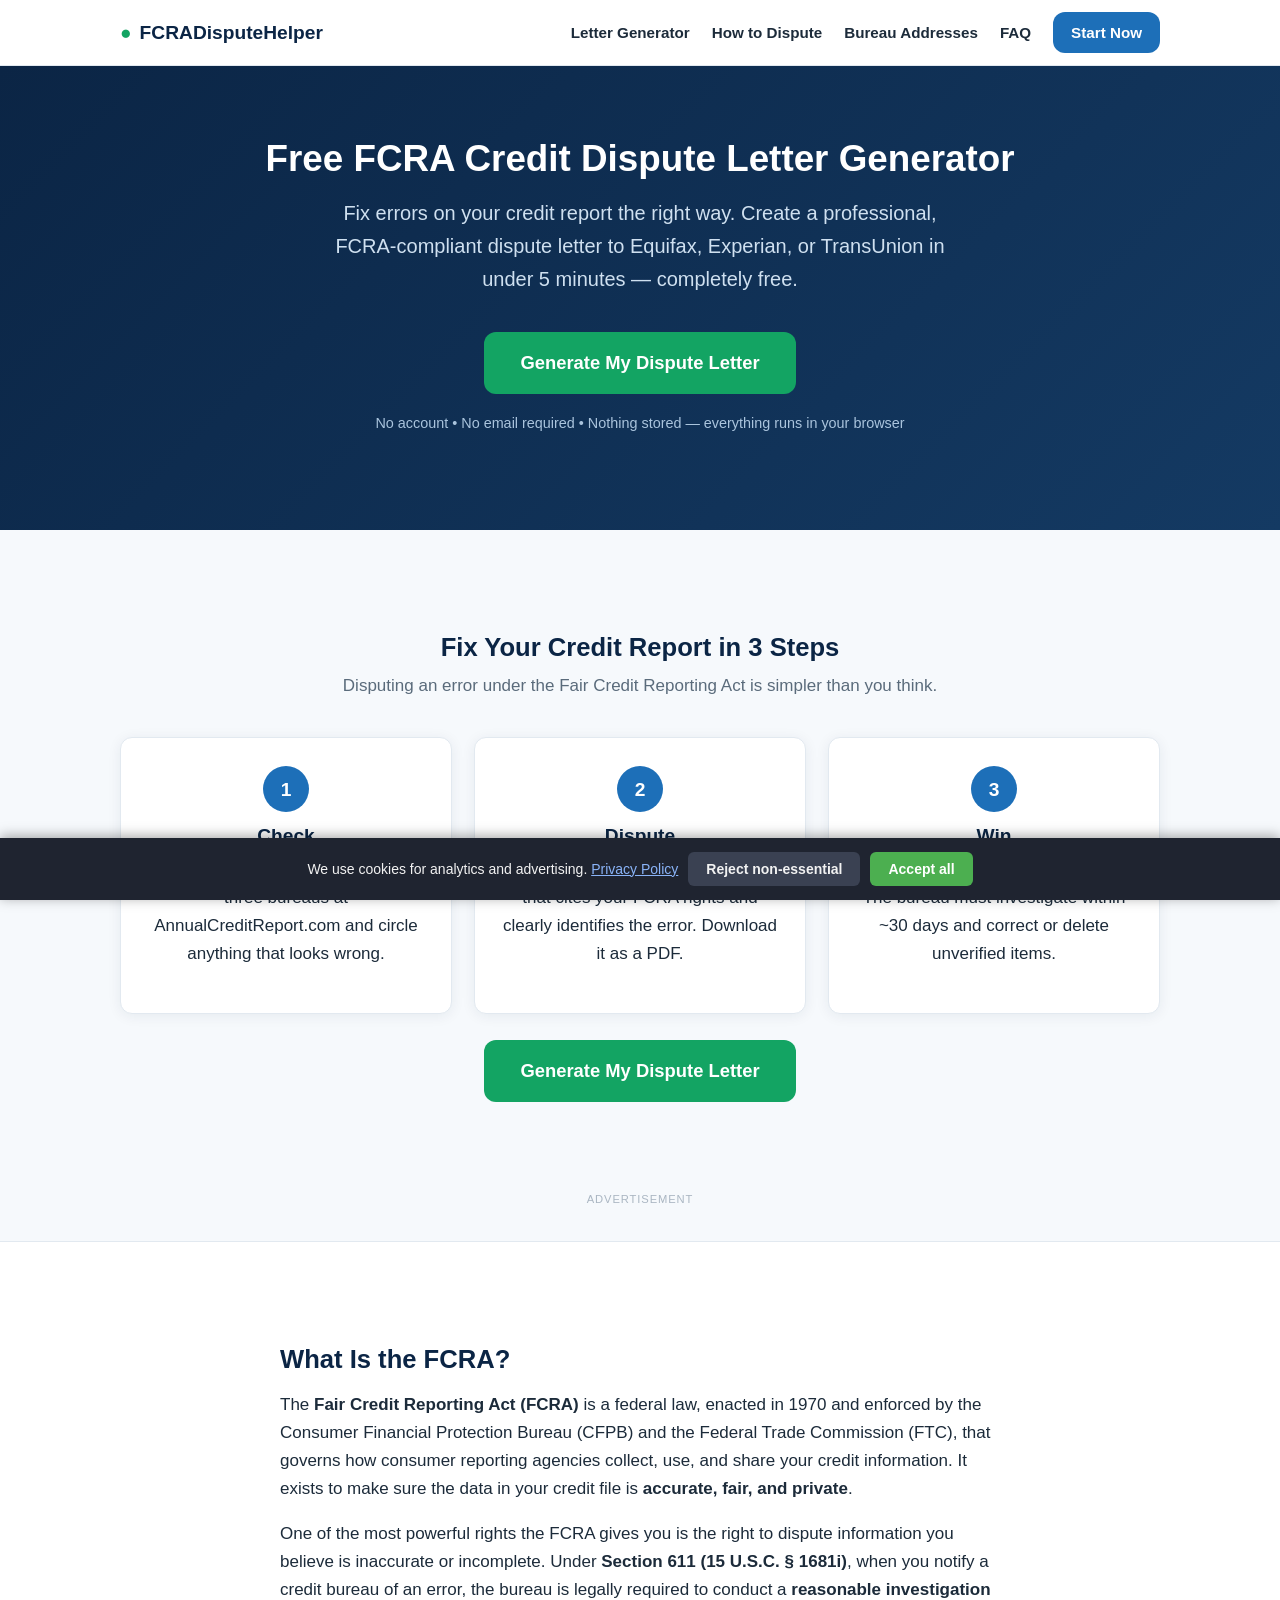
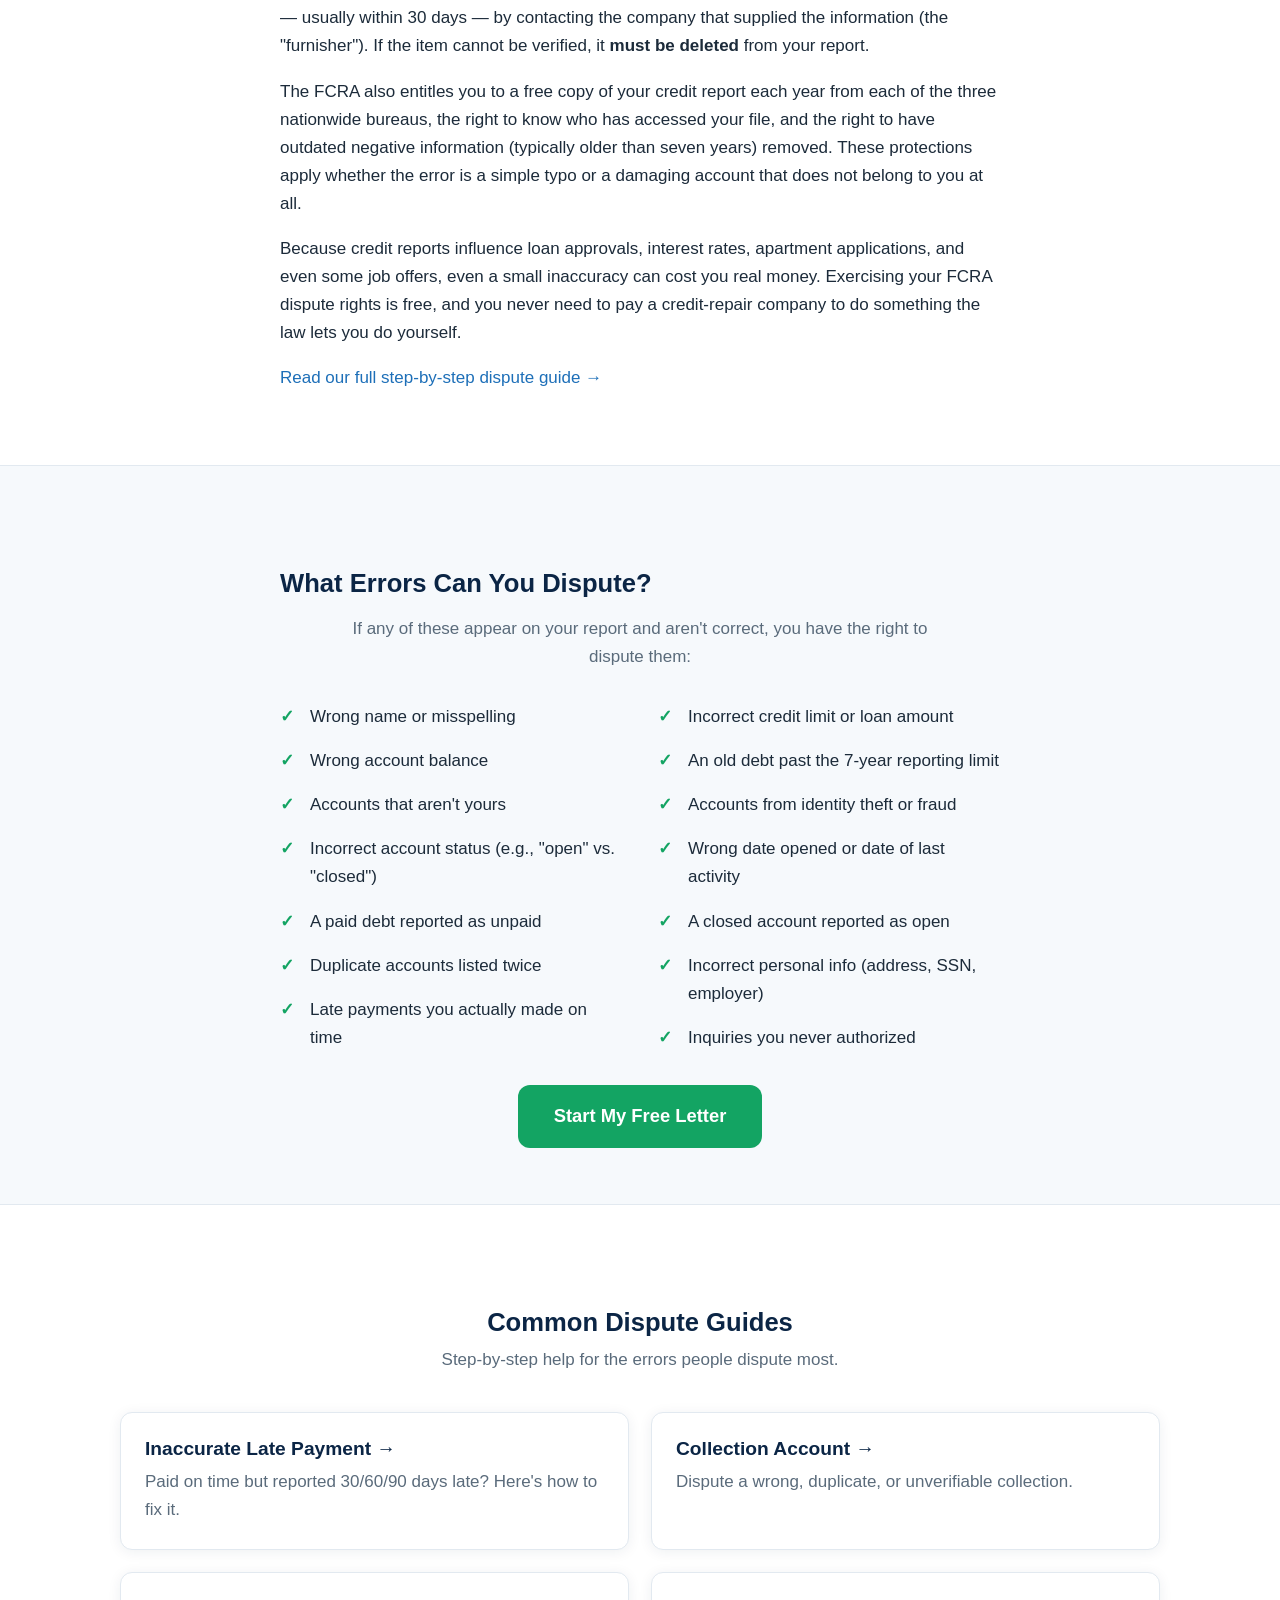
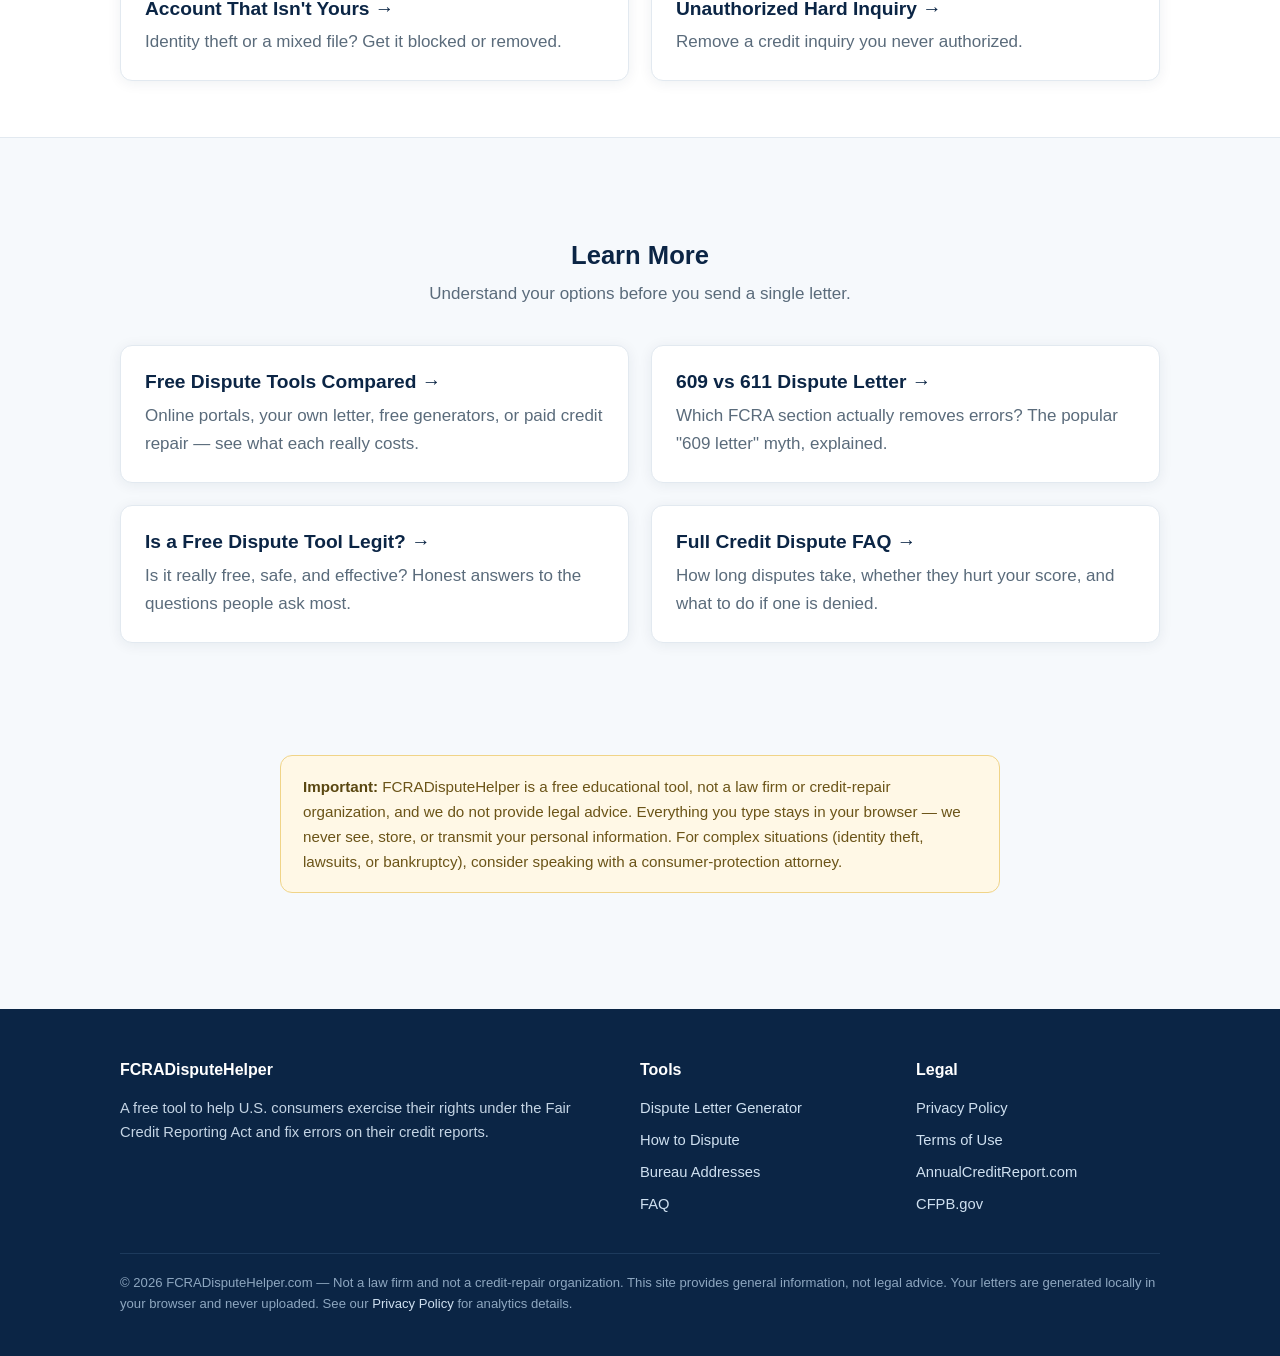
<file: index.html>
<!DOCTYPE html>
<html lang="en">
<head>
  <script src="/consent.js" data-privacy-url="/privacy.html"></script>
    <script type="text/javascript">
    (function(c,l,a,r,i,t,y){
        c[a]=c[a]||function(){(c[a].q=c[a].q||[]).push(arguments)};
        t=l.createElement(r);t.async=1;t.src="https://www.clarity.ms/tag/"+i;
        y=l.getElementsByTagName(r)[0];y.parentNode.insertBefore(t,y);
    })(window, document, "clarity", "script", "xc9p9ikvlu");
</script>
  <!-- Google tag (gtag.js) -->
<script async src="https://www.googletagmanager.com/gtag/js?id=G-WHJ5MX9FYK"></script>
<script>
  window.dataLayer = window.dataLayer || [];
  function gtag(){dataLayer.push(arguments);}
  gtag('js', new Date());

  gtag('config', 'G-WHJ5MX9FYK');
</script>
<meta charset="UTF-8">
<meta name="viewport" content="width=device-width, initial-scale=1.0">
<title>Free FCRA Credit Dispute Letter Generator | FCRADisputeHelper</title>
<meta name="description" content="Generate a free FCRA credit dispute letter in minutes. Fix errors on your Equifax, Experian, or TransUnion credit report and exercise your rights under the Fair Credit Reporting Act. No signup, no fee.">
<meta name="keywords" content="FCRA dispute letter, free credit dispute letter, credit report error, dispute credit report, Fair Credit Reporting Act, 609 dispute letter, fix credit report">
<link rel="canonical" href="https://fcradisputehelper.com/">
<meta property="og:type" content="website">
<meta property="og:title" content="Free FCRA Credit Dispute Letter Generator">
<meta property="og:description" content="Generate a free, FCRA-compliant credit dispute letter in minutes. No signup, no fee.">
<meta property="og:url" content="https://fcradisputehelper.com/">
<meta property="og:site_name" content="FCRADisputeHelper">
<meta name="twitter:card" content="summary_large_image">
<link rel="icon" href="data:image/svg+xml,%3Csvg xmlns='http://www.w3.org/2000/svg' viewBox='0 0 32 32'%3E%3Crect width='32' height='32' rx='6' fill='%230b2545'/%3E%3Ctext x='16' y='23' font-size='20' text-anchor='middle' fill='%2313a463' font-family='Arial' font-weight='bold'%3EF%3C/text%3E%3C/svg%3E">
<link rel="stylesheet" href="/assets/css/style.css">
<script async src="https://pagead2.googlesyndication.com/pagead/js/adsbygoogle.js?client=ca-pub-8643026289824701" crossorigin="anonymous"></script>
<script type="application/ld+json">
{
  "@context": "https://schema.org",
  "@type": "WebApplication",
  "name": "FCRA Credit Dispute Letter Generator",
  "applicationCategory": "FinanceApplication",
  "operatingSystem": "Any",
  "offers": { "@type": "Offer", "price": "0", "priceCurrency": "USD" },
  "url": "https://fcradisputehelper.com/",
  "description": "Free generator for FCRA-compliant credit dispute letters to Equifax, Experian, and TransUnion."
}
</script>
<script type="application/ld+json">
{
  "@context": "https://schema.org",
  "@type": "Organization",
  "name": "FCRADisputeHelper",
  "url": "https://fcradisputehelper.com/",
  "description": "A free educational tool that helps U.S. consumers exercise their rights under the Fair Credit Reporting Act and fix errors on their credit reports.",
  "sameAs": []
}
</script>
</head>
<body>
<header class="site-header">
  <nav class="nav">
    <a href="/" class="brand"><span class="mark">●</span> FCRADisputeHelper</a>
    <button class="nav-toggle" aria-label="Toggle navigation">☰</button>
    <div class="nav-links" id="nav-links">
      <a href="/generator.html">Letter Generator</a>
      <a href="/how-to-dispute.html">How to Dispute</a>
      <a href="/credit-bureau-addresses.html">Bureau Addresses</a>
      <a href="/faq.html">FAQ</a>
      <a href="/generator.html" class="btn btn-secondary" style="padding:8px 18px;color:#fff;">Start Now</a>
    </div>
  </nav>
</header>

<section class="hero">
  <div class="container">
    <h1>Free FCRA Credit Dispute Letter Generator</h1>
    <p class="lead">Fix errors on your credit report the right way. Create a professional, FCRA-compliant dispute letter to Equifax, Experian, or TransUnion in under 5 minutes — completely free.</p>
    <a href="/generator.html" class="btn btn-lg">Generate My Dispute Letter</a>
    <p class="trust">No account • No email required • Nothing stored — everything runs in your browser</p>
  </div>
</section>

<section class="block">
  <div class="container">
    <h2 class="section-title">Fix Your Credit Report in 3 Steps</h2>
    <p class="section-sub">Disputing an error under the Fair Credit Reporting Act is simpler than you think.</p>
    <div class="steps">
      <div class="step">
        <div class="num">1</div>
        <h3>Check</h3>
        <p>Get your free credit reports from all three bureaus at AnnualCreditReport.com and circle anything that looks wrong.</p>
      </div>
      <div class="step">
        <div class="num">2</div>
        <h3>Dispute</h3>
        <p>Use our generator to create a letter that cites your FCRA rights and clearly identifies the error. Download it as a PDF.</p>
      </div>
      <div class="step">
        <div class="num">3</div>
        <h3>Win</h3>
        <p>Mail it (certified mail recommended). The bureau must investigate within ~30 days and correct or delete unverified items.</p>
      </div>
    </div>
    <div class="cta-row">
      <a href="/generator.html" class="btn btn-lg">Generate My Dispute Letter</a>
    </div>
  </div>
</section>

<div class="ad-slot">
  <small>Advertisement</small>
  <ins class="adsbygoogle" style="display:block" data-ad-client="ca-pub-8643026289824701" data-ad-slot="0000000000" data-ad-format="auto" data-full-width-responsive="true"></ins>
  <script>(adsbygoogle = window.adsbygoogle || []).push({});</script>
</div>

<section class="block alt">
  <div class="container narrow">
    <h2>What Is the FCRA?</h2>
    <p>The <strong>Fair Credit Reporting Act (FCRA)</strong> is a federal law, enacted in 1970 and enforced by the Consumer Financial Protection Bureau (CFPB) and the Federal Trade Commission (FTC), that governs how consumer reporting agencies collect, use, and share your credit information. It exists to make sure the data in your credit file is <strong>accurate, fair, and private</strong>.</p>
    <p>One of the most powerful rights the FCRA gives you is the right to dispute information you believe is inaccurate or incomplete. Under <strong>Section 611 (15 U.S.C. § 1681i)</strong>, when you notify a credit bureau of an error, the bureau is legally required to conduct a <strong>reasonable investigation</strong> — usually within 30 days — by contacting the company that supplied the information (the "furnisher"). If the item cannot be verified, it <strong>must be deleted</strong> from your report.</p>
    <p>The FCRA also entitles you to a free copy of your credit report each year from each of the three nationwide bureaus, the right to know who has accessed your file, and the right to have outdated negative information (typically older than seven years) removed. These protections apply whether the error is a simple typo or a damaging account that does not belong to you at all.</p>
    <p>Because credit reports influence loan approvals, interest rates, apartment applications, and even some job offers, even a small inaccuracy can cost you real money. Exercising your FCRA dispute rights is free, and you never need to pay a credit-repair company to do something the law lets you do yourself.</p>
    <p><a href="/how-to-dispute.html">Read our full step-by-step dispute guide →</a></p>
  </div>
</section>

<section class="block">
  <div class="container narrow">
    <h2>What Errors Can You Dispute?</h2>
    <p class="section-sub" style="margin-bottom:1.4em;">If any of these appear on your report and aren't correct, you have the right to dispute them:</p>
    <ul class="errlist">
      <li>Wrong name or misspelling</li>
      <li>Wrong account balance</li>
      <li>Accounts that aren't yours</li>
      <li>Incorrect account status (e.g., "open" vs. "closed")</li>
      <li>A paid debt reported as unpaid</li>
      <li>Duplicate accounts listed twice</li>
      <li>Late payments you actually made on time</li>
      <li>Incorrect credit limit or loan amount</li>
      <li>An old debt past the 7-year reporting limit</li>
      <li>Accounts from identity theft or fraud</li>
      <li>Wrong date opened or date of last activity</li>
      <li>A closed account reported as open</li>
      <li>Incorrect personal info (address, SSN, employer)</li>
      <li>Inquiries you never authorized</li>
    </ul>
    <div class="cta-row">
      <a href="/generator.html" class="btn btn-lg">Start My Free Letter</a>
    </div>
  </div>
</section>

<section class="block alt">
  <div class="container">
    <h2 class="section-title">Common Dispute Guides</h2>
    <p class="section-sub">Step-by-step help for the errors people dispute most.</p>
    <div class="grid-2">
      <a class="card" href="/dispute-late-payment.html" style="display:block;">
        <h3 style="margin-top:0;">Inaccurate Late Payment →</h3>
        <p class="mb-0" style="color:var(--muted);">Paid on time but reported 30/60/90 days late? Here's how to fix it.</p>
      </a>
      <a class="card" href="/dispute-collection-account.html" style="display:block;">
        <h3 style="margin-top:0;">Collection Account →</h3>
        <p class="mb-0" style="color:var(--muted);">Dispute a wrong, duplicate, or unverifiable collection.</p>
      </a>
      <a class="card" href="/dispute-account-not-mine.html" style="display:block;">
        <h3 style="margin-top:0;">Account That Isn't Yours →</h3>
        <p class="mb-0" style="color:var(--muted);">Identity theft or a mixed file? Get it blocked or removed.</p>
      </a>
      <a class="card" href="/dispute-hard-inquiry.html" style="display:block;">
        <h3 style="margin-top:0;">Unauthorized Hard Inquiry →</h3>
        <p class="mb-0" style="color:var(--muted);">Remove a credit inquiry you never authorized.</p>
      </a>
    </div>
  </div>
</section>

<section class="block">
  <div class="container">
    <h2 class="section-title">Learn More</h2>
    <p class="section-sub">Understand your options before you send a single letter.</p>
    <div class="grid-2">
      <a class="card" href="/free-credit-dispute-tools-compared.html" style="display:block;">
        <h3 style="margin-top:0;">Free Dispute Tools Compared →</h3>
        <p class="mb-0" style="color:var(--muted);">Online portals, your own letter, free generators, or paid credit repair — see what each really costs.</p>
      </a>
      <a class="card" href="/609-vs-611-dispute-letter.html" style="display:block;">
        <h3 style="margin-top:0;">609 vs 611 Dispute Letter →</h3>
        <p class="mb-0" style="color:var(--muted);">Which FCRA section actually removes errors? The popular "609 letter" myth, explained.</p>
      </a>
      <a class="card" href="/free-dispute-tool-questions.html" style="display:block;">
        <h3 style="margin-top:0;">Is a Free Dispute Tool Legit? →</h3>
        <p class="mb-0" style="color:var(--muted);">Is it really free, safe, and effective? Honest answers to the questions people ask most.</p>
      </a>
      <a class="card" href="/faq.html" style="display:block;">
        <h3 style="margin-top:0;">Full Credit Dispute FAQ →</h3>
        <p class="mb-0" style="color:var(--muted);">How long disputes take, whether they hurt your score, and what to do if one is denied.</p>
      </a>
    </div>
  </div>
</section>

<section class="block">
  <div class="container narrow">
    <div class="callout">
      <strong>Important:</strong> FCRADisputeHelper is a free educational tool, not a law firm or credit-repair organization, and we do not provide legal advice. Everything you type stays in your browser — we never see, store, or transmit your personal information. For complex situations (identity theft, lawsuits, or bankruptcy), consider speaking with a consumer-protection attorney.
    </div>
  </div>
</section>

<footer class="site-footer">
  <div class="container">
    <div class="footer-cols">
      <div>
        <h4>FCRADisputeHelper</h4>
        <p>A free tool to help U.S. consumers exercise their rights under the Fair Credit Reporting Act and fix errors on their credit reports.</p>
      </div>
      <div>
        <h4>Tools</h4>
        <ul>
          <li><a href="/generator.html">Dispute Letter Generator</a></li>
          <li><a href="/how-to-dispute.html">How to Dispute</a></li>
          <li><a href="/credit-bureau-addresses.html">Bureau Addresses</a></li>
          <li><a href="/faq.html">FAQ</a></li>
        </ul>
      </div>
      <div>
        <h4>Legal</h4>
        <ul>
          <li><a href="/privacy.html">Privacy Policy</a></li>
          <li><a href="/terms.html">Terms of Use</a></li>
          <li><a href="https://www.annualcreditreport.com" rel="nofollow noopener" target="_blank">AnnualCreditReport.com</a></li>
          <li><a href="https://www.consumerfinance.gov" rel="nofollow noopener" target="_blank">CFPB.gov</a></li>
        </ul>
      </div>
    </div>
    <div class="footer-bottom">
      <p>© <span data-year>2026</span> FCRADisputeHelper.com — Not a law firm and not a credit-repair organization. This site provides general information, not legal advice. Your letters are generated locally in your browser and never uploaded. See our <a href="/privacy.html">Privacy Policy</a> for analytics details.</p>
    </div>
  </div>
</footer>

<script src="/assets/js/app.js"></script>
</body>
</html>
</file>
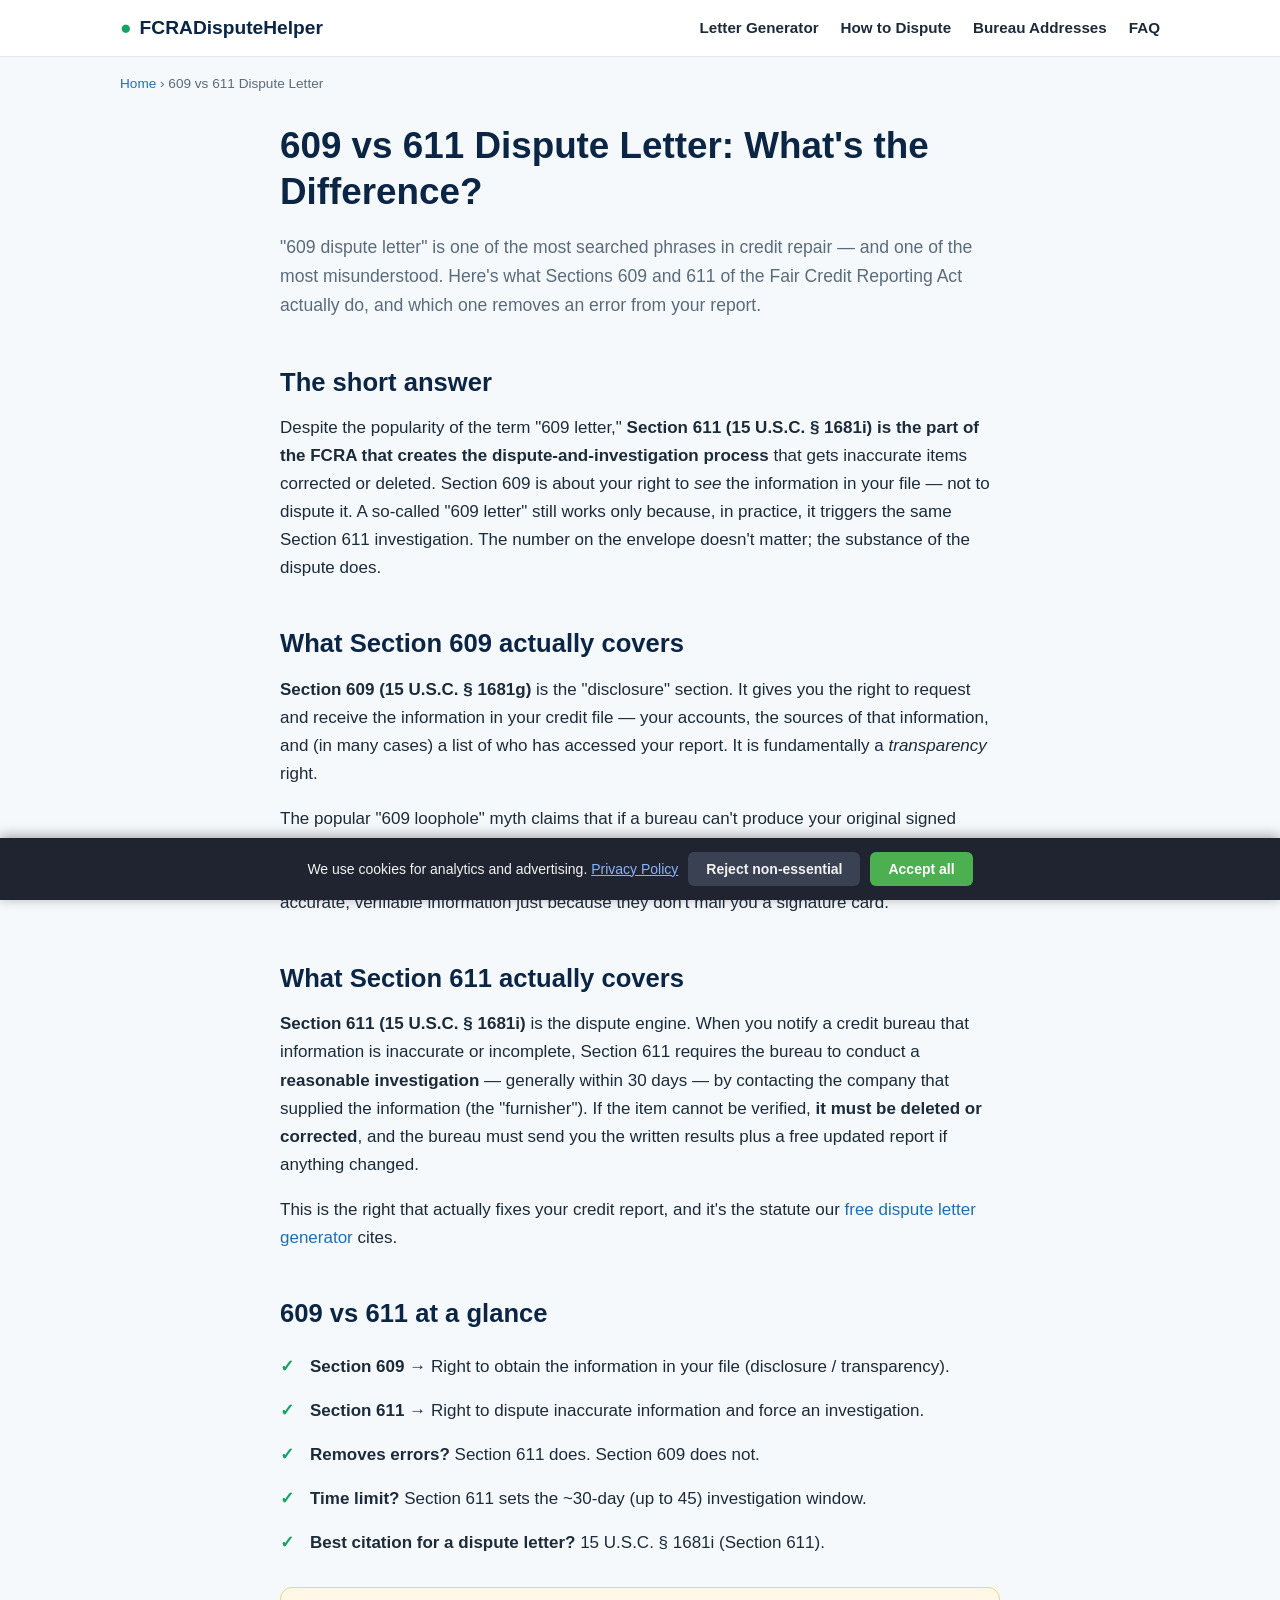
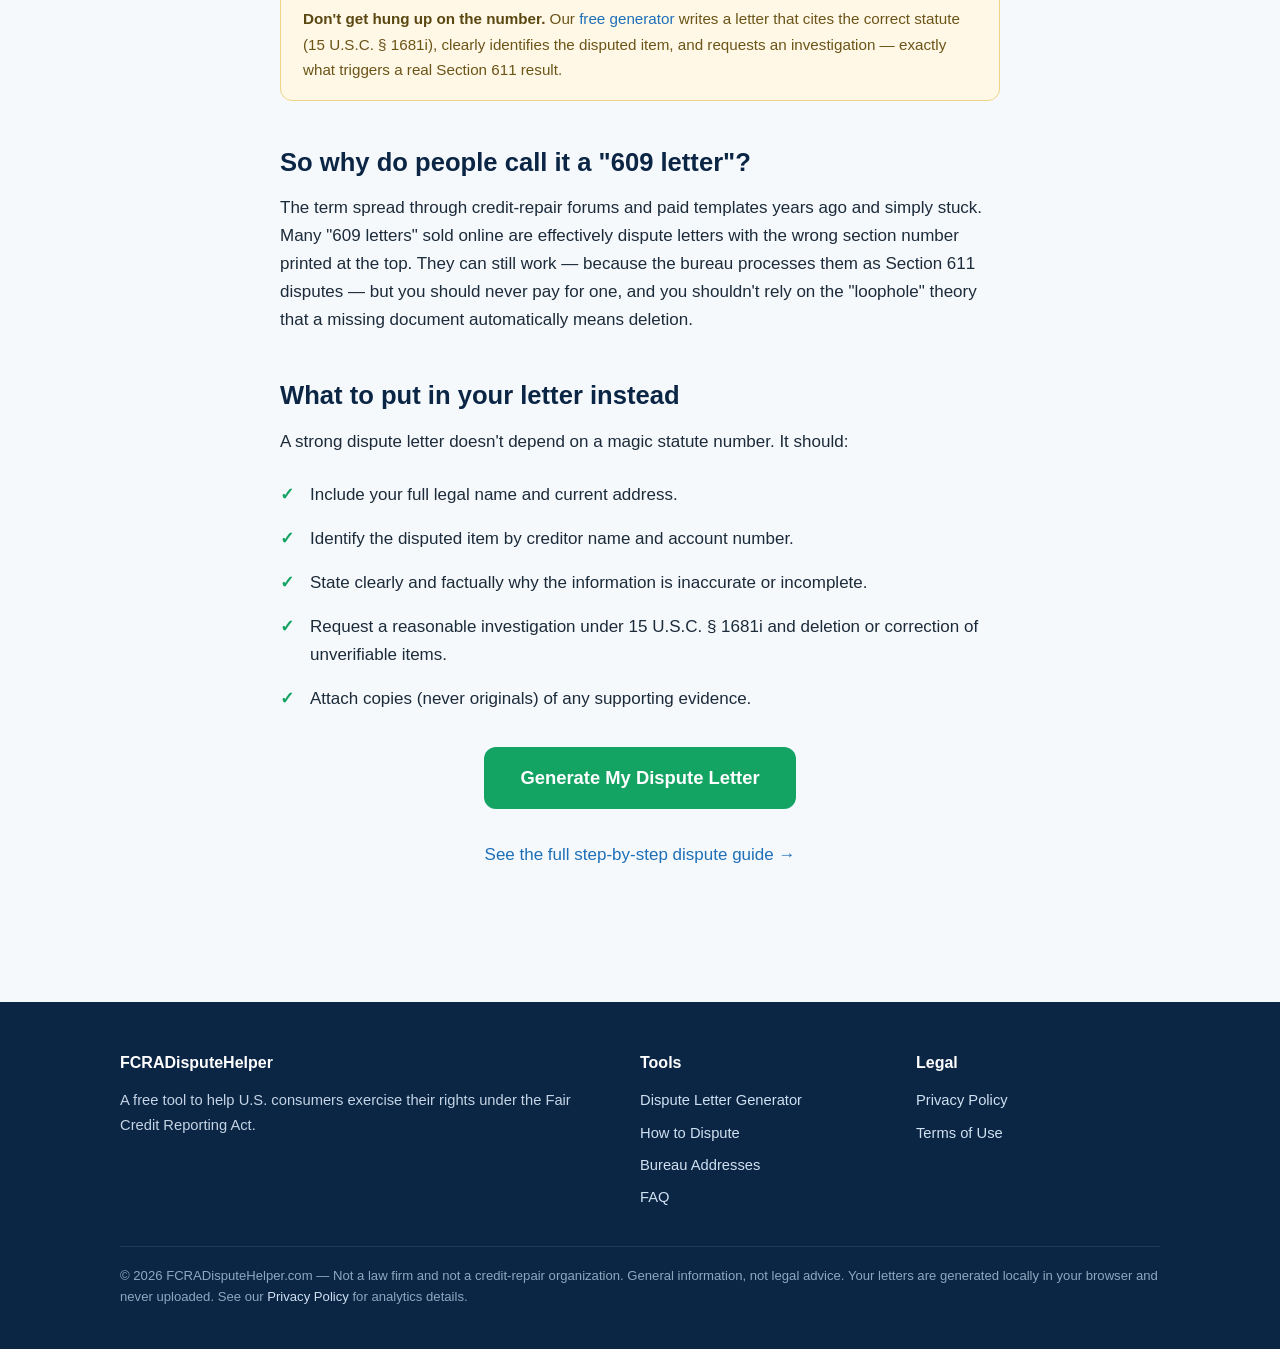
<file: 609-vs-611-dispute-letter.html>
<!DOCTYPE html>
<html lang="en">
<head>
<meta charset="UTF-8">
<meta name="viewport" content="width=device-width, initial-scale=1.0">
<title>609 vs 611 Dispute Letter: What's the Difference? (2026) | FCRADisputeHelper</title>
<meta name="description" content="A 609 letter and a 611 dispute letter are not the same thing. Learn what FCRA Sections 609 and 611 actually do, which one removes errors, and which statute your dispute letter should cite.">
<meta name="keywords" content="609 vs 611 dispute letter, 609 dispute letter, section 611 FCRA, 1681i dispute, FCRA 609 611 difference, credit dispute letter statute">
<link rel="canonical" href="https://fcradisputehelper.com/609-vs-611-dispute-letter.html">
<meta property="og:type" content="article">
<meta property="og:title" content="609 vs 611 Dispute Letter: What's the Difference?">
<meta property="og:url" content="https://fcradisputehelper.com/609-vs-611-dispute-letter.html">
<link rel="icon" href="data:image/svg+xml,%3Csvg xmlns='http://www.w3.org/2000/svg' viewBox='0 0 32 32'%3E%3Crect width='32' height='32' rx='6' fill='%230b2545'/%3E%3Ctext x='16' y='23' font-size='20' text-anchor='middle' fill='%2313a463' font-family='Arial' font-weight='bold'%3EF%3C/text%3E%3C/svg%3E">
<link rel="stylesheet" href="/assets/css/style.css">
<script src="/consent.js" data-privacy-url="/privacy.html"></script>
    <script async src="https://pagead2.googlesyndication.com/pagead/js/adsbygoogle.js?client=ca-pub-8643026289824701" crossorigin="anonymous"></script>
<script type="application/ld+json">
{
  "@context": "https://schema.org",
  "@type": "Article",
  "headline": "609 vs 611 Dispute Letter: What's the Difference?",
  "description": "What FCRA Sections 609 and 611 actually do, which one removes errors from your credit report, and which statute a dispute letter should cite.",
  "author": {"@type": "Organization", "name": "FCRADisputeHelper"},
  "publisher": {"@type": "Organization", "name": "FCRADisputeHelper"},
  "mainEntityOfPage": "https://fcradisputehelper.com/609-vs-611-dispute-letter.html"
}
</script>
</head>
<body>
<header class="site-header">
  <nav class="nav">
    <a href="/" class="brand"><span class="mark">●</span> FCRADisputeHelper</a>
    <button class="nav-toggle" aria-label="Toggle navigation">☰</button>
    <div class="nav-links" id="nav-links">
      <a href="/generator.html">Letter Generator</a>
      <a href="/how-to-dispute.html">How to Dispute</a>
      <a href="/credit-bureau-addresses.html">Bureau Addresses</a>
      <a href="/faq.html">FAQ</a>
    </div>
  </nav>
</header>

<div class="container"><div class="crumbs"><a href="/">Home</a> › 609 vs 611 Dispute Letter</div></div>

<section class="block" style="padding-top:28px;">
  <div class="container narrow">
    <h1>609 vs 611 Dispute Letter: What's the Difference?</h1>
    <p style="font-size:1.1rem;color:var(--muted);">"609 dispute letter" is one of the most searched phrases in credit repair — and one of the most misunderstood. Here's what Sections 609 and 611 of the Fair Credit Reporting Act actually do, and which one removes an error from your report.</p>

    <h2>The short answer</h2>
    <p>Despite the popularity of the term "609 letter," <strong>Section 611 (15 U.S.C. § 1681i) is the part of the FCRA that creates the dispute-and-investigation process</strong> that gets inaccurate items corrected or deleted. Section 609 is about your right to <em>see</em> the information in your file — not to dispute it. A so-called "609 letter" still works only because, in practice, it triggers the same Section 611 investigation. The number on the envelope doesn't matter; the substance of the dispute does.</p>

    <h2>What Section 609 actually covers</h2>
    <p><strong>Section 609 (15 U.S.C. § 1681g)</strong> is the "disclosure" section. It gives you the right to request and receive the information in your credit file — your accounts, the sources of that information, and (in many cases) a list of who has accessed your report. It is fundamentally a <em>transparency</em> right.</p>
    <p>The popular "609 loophole" myth claims that if a bureau can't produce your original signed contract or a specific document, it must delete the account. That is not what the law says. Section 609 entitles you to a copy of what's in your file; it does not require bureaus to delete accurate, verifiable information just because they don't mail you a signature card.</p>

    <h2>What Section 611 actually covers</h2>
    <p><strong>Section 611 (15 U.S.C. § 1681i)</strong> is the dispute engine. When you notify a credit bureau that information is inaccurate or incomplete, Section 611 requires the bureau to conduct a <strong>reasonable investigation</strong> — generally within 30 days — by contacting the company that supplied the information (the "furnisher"). If the item cannot be verified, <strong>it must be deleted or corrected</strong>, and the bureau must send you the written results plus a free updated report if anything changed.</p>
    <p>This is the right that actually fixes your credit report, and it's the statute our <a href="/generator.html">free dispute letter generator</a> cites.</p>

    <h2>609 vs 611 at a glance</h2>
    <ul class="errlist" style="columns:1;">
      <li><strong>Section 609 →</strong> Right to obtain the information in your file (disclosure / transparency).</li>
      <li><strong>Section 611 →</strong> Right to dispute inaccurate information and force an investigation.</li>
      <li><strong>Removes errors?</strong> Section 611 does. Section 609 does not.</li>
      <li><strong>Time limit?</strong> Section 611 sets the ~30-day (up to 45) investigation window.</li>
      <li><strong>Best citation for a dispute letter?</strong> 15 U.S.C. § 1681i (Section 611).</li>
    </ul>

    <div class="callout" style="margin:22px 0;">
      <strong>Don't get hung up on the number.</strong> Our <a href="/generator.html">free generator</a> writes a letter that cites the correct statute (15 U.S.C. § 1681i), clearly identifies the disputed item, and requests an investigation — exactly what triggers a real Section 611 result.
    </div>

    <h2>So why do people call it a "609 letter"?</h2>
    <p>The term spread through credit-repair forums and paid templates years ago and simply stuck. Many "609 letters" sold online are effectively dispute letters with the wrong section number printed at the top. They can still work — because the bureau processes them as Section 611 disputes — but you should never pay for one, and you shouldn't rely on the "loophole" theory that a missing document automatically means deletion.</p>

    <h2>What to put in your letter instead</h2>
    <p>A strong dispute letter doesn't depend on a magic statute number. It should:</p>
    <ul class="errlist" style="columns:1;">
      <li>Include your full legal name and current address.</li>
      <li>Identify the disputed item by creditor name and account number.</li>
      <li>State clearly and factually why the information is inaccurate or incomplete.</li>
      <li>Request a reasonable investigation under 15 U.S.C. § 1681i and deletion or correction of unverifiable items.</li>
      <li>Attach copies (never originals) of any supporting evidence.</li>
    </ul>

    <div class="cta-row">
      <a href="/generator.html" class="btn btn-lg">Generate My Dispute Letter</a>
    </div>

    <p class="text-center mt-2"><a href="/how-to-dispute.html">See the full step-by-step dispute guide →</a></p>
  </div>
</section>

<footer class="site-footer">
  <div class="container">
    <div class="footer-cols">
      <div><h4>FCRADisputeHelper</h4><p>A free tool to help U.S. consumers exercise their rights under the Fair Credit Reporting Act.</p></div>
      <div><h4>Tools</h4><ul>
        <li><a href="/generator.html">Dispute Letter Generator</a></li>
        <li><a href="/how-to-dispute.html">How to Dispute</a></li>
        <li><a href="/credit-bureau-addresses.html">Bureau Addresses</a></li>
        <li><a href="/faq.html">FAQ</a></li>
      </ul></div>
      <div><h4>Legal</h4><ul>
        <li><a href="/privacy.html">Privacy Policy</a></li>
        <li><a href="/terms.html">Terms of Use</a></li>
      </ul></div>
    </div>
    <div class="footer-bottom"><p>© <span data-year>2026</span> FCRADisputeHelper.com — Not a law firm and not a credit-repair organization. General information, not legal advice. Your letters are generated locally in your browser and never uploaded. See our <a href="/privacy.html">Privacy Policy</a> for analytics details.</p></div>
  </div>
</footer>
<script src="/assets/js/app.js"></script>
</body>
</html>
</file>
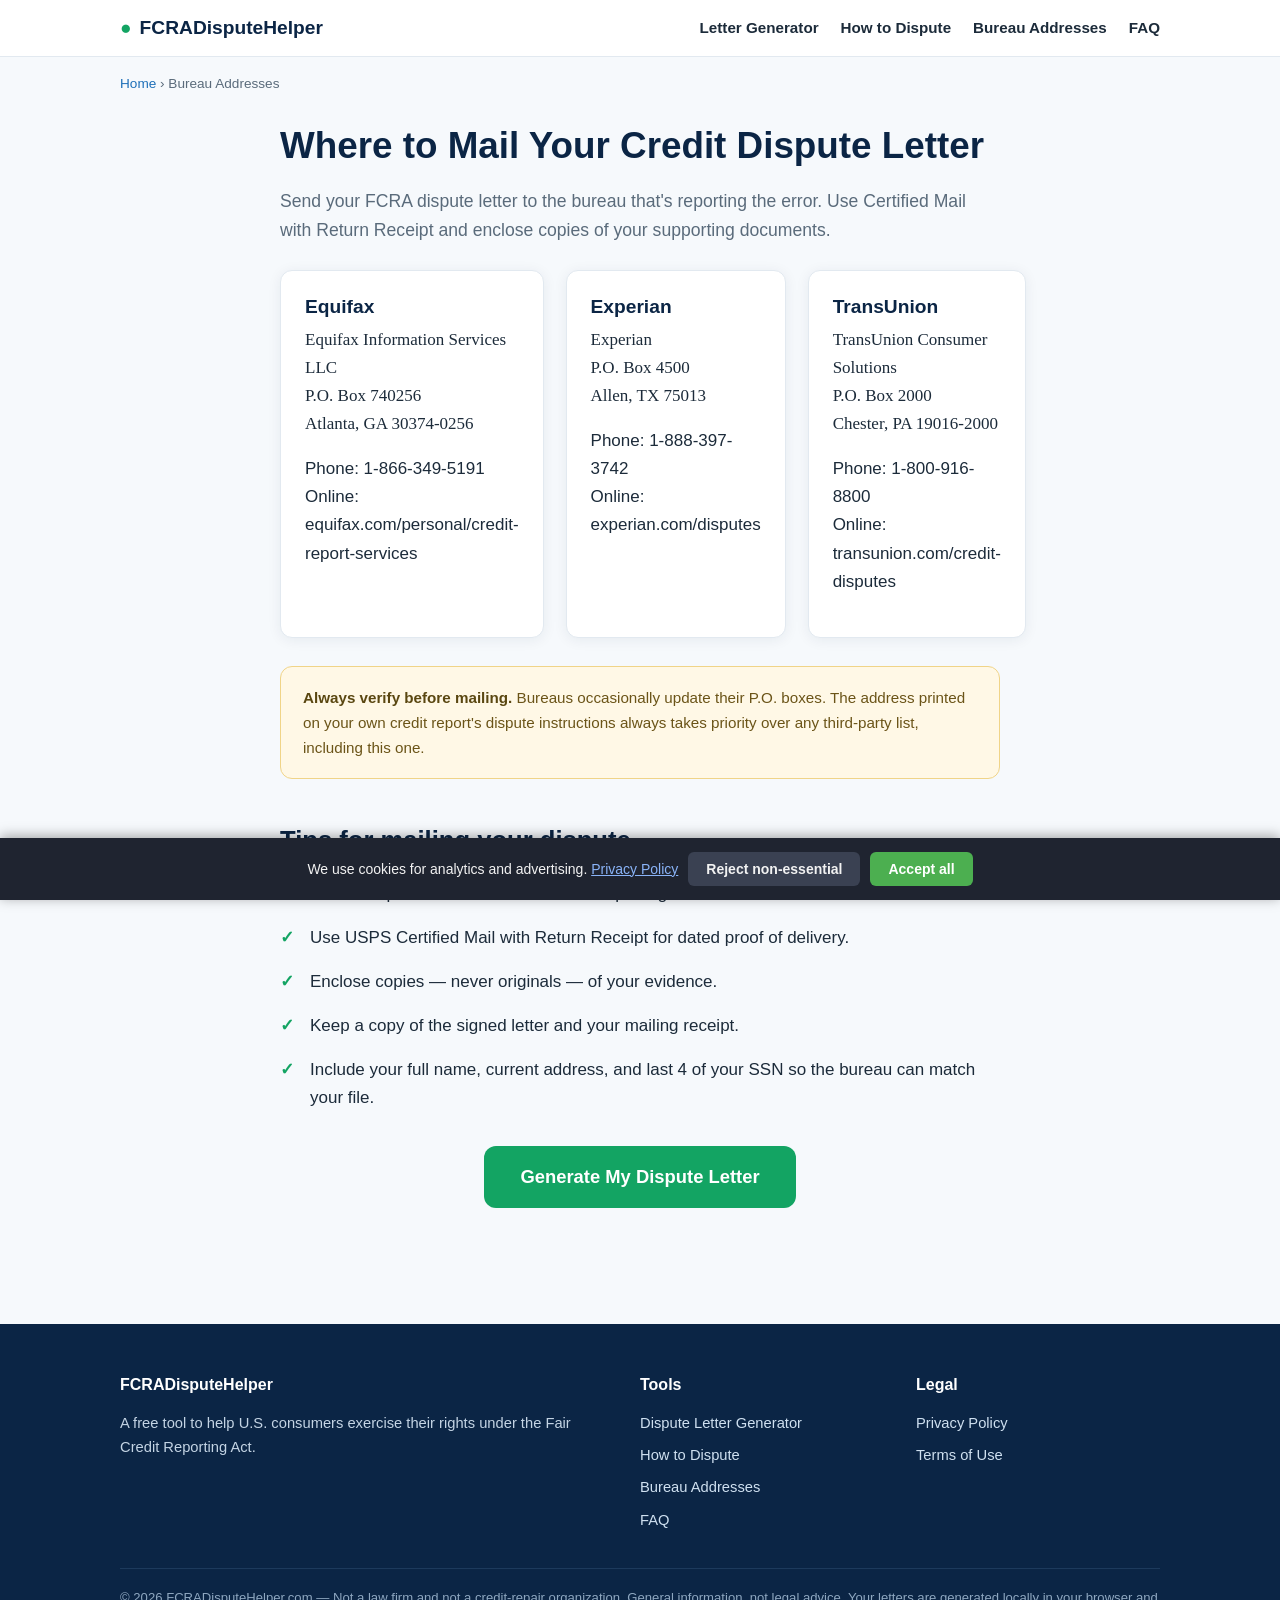
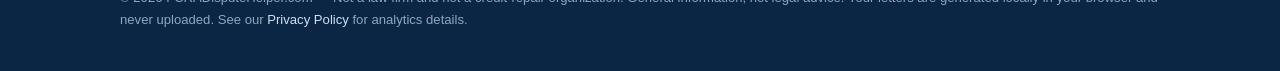
<file: credit-bureau-addresses.html>
<!DOCTYPE html>
<html lang="en">
<head>
<meta charset="UTF-8">
<meta name="viewport" content="width=device-width, initial-scale=1.0">
<title>Credit Bureau Dispute Addresses — Equifax, Experian & TransUnion (2026) | FCRADisputeHelper</title>
<meta name="description" content="Current mailing addresses for disputing credit report errors with Equifax, Experian, and TransUnion. Where to send your FCRA dispute letter by certified mail.">
<meta name="keywords" content="credit bureau dispute address, Equifax dispute address, Experian dispute address, TransUnion dispute address, where to mail credit dispute">
<link rel="canonical" href="https://fcradisputehelper.com/credit-bureau-addresses.html">
<meta property="og:type" content="article">
<meta property="og:title" content="Credit Bureau Dispute Addresses (Equifax, Experian, TransUnion)">
<meta property="og:url" content="https://fcradisputehelper.com/credit-bureau-addresses.html">
<link rel="icon" href="data:image/svg+xml,%3Csvg xmlns='http://www.w3.org/2000/svg' viewBox='0 0 32 32'%3E%3Crect width='32' height='32' rx='6' fill='%230b2545'/%3E%3Ctext x='16' y='23' font-size='20' text-anchor='middle' fill='%2313a463' font-family='Arial' font-weight='bold'%3EF%3C/text%3E%3C/svg%3E">
<link rel="stylesheet" href="/assets/css/style.css">
<script src="/consent.js" data-privacy-url="/privacy.html"></script>
    <script async src="https://pagead2.googlesyndication.com/pagead/js/adsbygoogle.js?client=ca-pub-8643026289824701" crossorigin="anonymous"></script>
</head>
<body>
<header class="site-header">
  <nav class="nav">
    <a href="/" class="brand"><span class="mark">●</span> FCRADisputeHelper</a>
    <button class="nav-toggle" aria-label="Toggle navigation">☰</button>
    <div class="nav-links" id="nav-links">
      <a href="/generator.html">Letter Generator</a>
      <a href="/how-to-dispute.html">How to Dispute</a>
      <a href="/credit-bureau-addresses.html">Bureau Addresses</a>
      <a href="/faq.html">FAQ</a>
    </div>
  </nav>
</header>

<div class="container"><div class="crumbs"><a href="/">Home</a> › Bureau Addresses</div></div>

<section class="block" style="padding-top:28px;">
  <div class="container narrow">
    <h1>Where to Mail Your Credit Dispute Letter</h1>
    <p style="font-size:1.1rem;color:var(--muted);">Send your FCRA dispute letter to the bureau that's reporting the error. Use Certified Mail with Return Receipt and enclose copies of your supporting documents.</p>

    <div class="grid-3" style="margin-top:24px;">
      <div class="card">
        <h3 style="margin-top:0;">Equifax</h3>
        <p style="font-family:Georgia,serif;">Equifax Information Services LLC<br>P.O. Box 740256<br>Atlanta, GA 30374-0256</p>
        <p class="hint">Phone: 1-866-349-5191<br>Online: equifax.com/personal/credit-report-services</p>
      </div>
      <div class="card">
        <h3 style="margin-top:0;">Experian</h3>
        <p style="font-family:Georgia,serif;">Experian<br>P.O. Box 4500<br>Allen, TX 75013</p>
        <p class="hint">Phone: 1-888-397-3742<br>Online: experian.com/disputes</p>
      </div>
      <div class="card">
        <h3 style="margin-top:0;">TransUnion</h3>
        <p style="font-family:Georgia,serif;">TransUnion Consumer Solutions<br>P.O. Box 2000<br>Chester, PA 19016-2000</p>
        <p class="hint">Phone: 1-800-916-8800<br>Online: transunion.com/credit-disputes</p>
      </div>
    </div>

    <div class="callout" style="margin:28px 0;">
      <strong>Always verify before mailing.</strong> Bureaus occasionally update their P.O. boxes. The address printed on your own credit report's dispute instructions always takes priority over any third-party list, including this one.
    </div>

    <h2>Tips for mailing your dispute</h2>
    <ul class="errlist" style="columns:1;">
      <li>Send a separate letter to each bureau reporting the error.</li>
      <li>Use USPS Certified Mail with Return Receipt for dated proof of delivery.</li>
      <li>Enclose copies — never originals — of your evidence.</li>
      <li>Keep a copy of the signed letter and your mailing receipt.</li>
      <li>Include your full name, current address, and last 4 of your SSN so the bureau can match your file.</li>
    </ul>

    <div class="cta-row">
      <a href="/generator.html" class="btn btn-lg">Generate My Dispute Letter</a>
    </div>
  </div>
</section>

<footer class="site-footer">
  <div class="container">
    <div class="footer-cols">
      <div><h4>FCRADisputeHelper</h4><p>A free tool to help U.S. consumers exercise their rights under the Fair Credit Reporting Act.</p></div>
      <div><h4>Tools</h4><ul>
        <li><a href="/generator.html">Dispute Letter Generator</a></li>
        <li><a href="/how-to-dispute.html">How to Dispute</a></li>
        <li><a href="/credit-bureau-addresses.html">Bureau Addresses</a></li>
        <li><a href="/faq.html">FAQ</a></li>
      </ul></div>
      <div><h4>Legal</h4><ul>
        <li><a href="/privacy.html">Privacy Policy</a></li>
        <li><a href="/terms.html">Terms of Use</a></li>
      </ul></div>
    </div>
    <div class="footer-bottom"><p>© <span data-year>2026</span> FCRADisputeHelper.com — Not a law firm and not a credit-repair organization. General information, not legal advice. Your letters are generated locally in your browser and never uploaded. See our <a href="/privacy.html">Privacy Policy</a> for analytics details.</p></div>
  </div>
</footer>
<script src="/assets/js/app.js"></script>
</body>
</html>
</file>
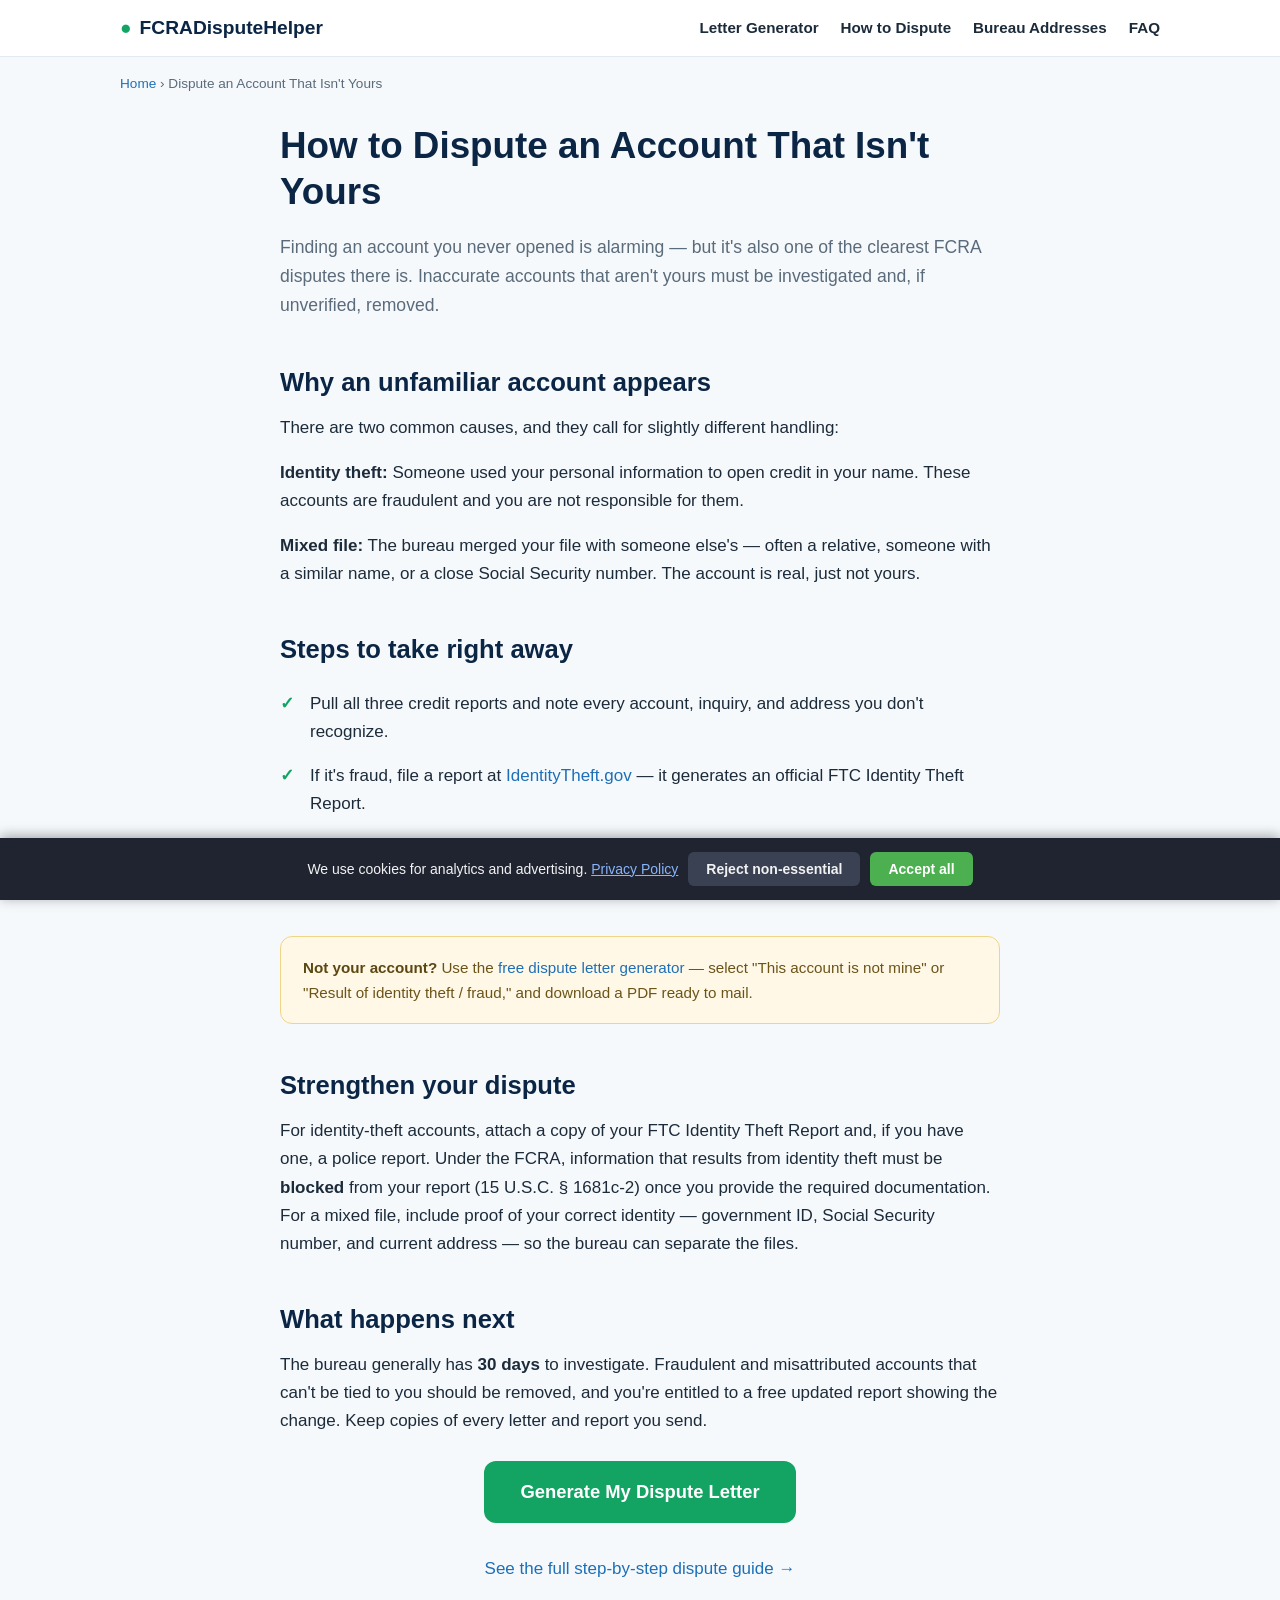
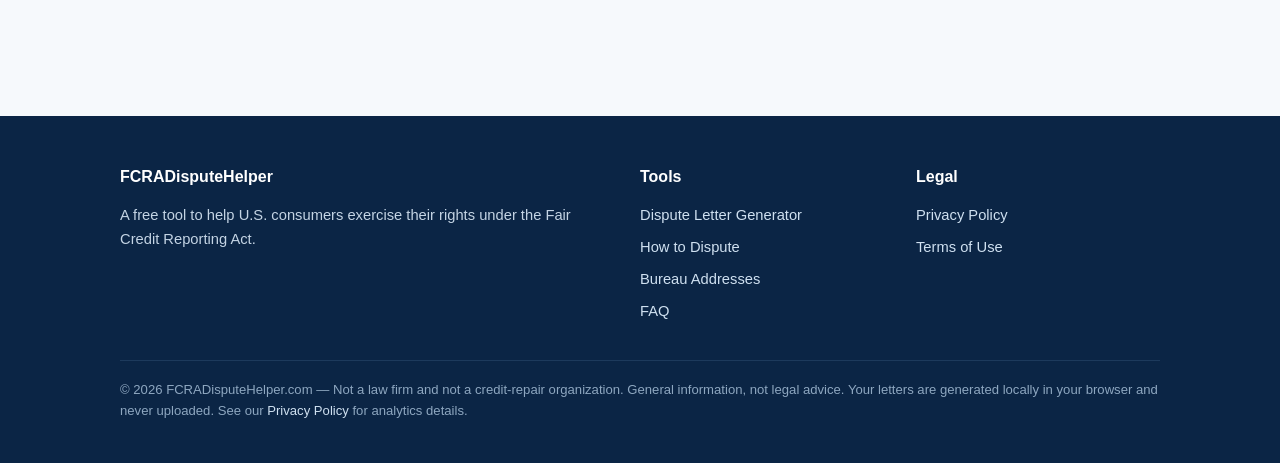
<file: dispute-account-not-mine.html>
<!DOCTYPE html>
<html lang="en">
<head>
<meta charset="UTF-8">
<meta name="viewport" content="width=device-width, initial-scale=1.0">
<title>How to Dispute an Account That Isn't Yours (Identity Theft & Mixed Files) | FCRADisputeHelper</title>
<meta name="description" content="See an account that isn't yours on your credit report? Learn how to dispute accounts from identity theft or mixed files under the FCRA and generate a free dispute letter.">
<meta name="keywords" content="dispute account not mine, account isn't mine credit report, identity theft credit dispute, mixed credit file, remove fraudulent account">
<link rel="canonical" href="https://fcradisputehelper.com/dispute-account-not-mine.html">
<meta property="og:type" content="article">
<meta property="og:title" content="How to Dispute an Account That Isn't Yours">
<meta property="og:url" content="https://fcradisputehelper.com/dispute-account-not-mine.html">
<link rel="icon" href="data:image/svg+xml,%3Csvg xmlns='http://www.w3.org/2000/svg' viewBox='0 0 32 32'%3E%3Crect width='32' height='32' rx='6' fill='%230b2545'/%3E%3Ctext x='16' y='23' font-size='20' text-anchor='middle' fill='%2313a463' font-family='Arial' font-weight='bold'%3EF%3C/text%3E%3C/svg%3E">
<link rel="stylesheet" href="/assets/css/style.css">
<script src="/consent.js" data-privacy-url="/privacy.html"></script>
    <script async src="https://pagead2.googlesyndication.com/pagead/js/adsbygoogle.js?client=ca-pub-8643026289824701" crossorigin="anonymous"></script>
</head>
<body>
<header class="site-header">
  <nav class="nav">
    <a href="/" class="brand"><span class="mark">●</span> FCRADisputeHelper</a>
    <button class="nav-toggle" aria-label="Toggle navigation">☰</button>
    <div class="nav-links" id="nav-links">
      <a href="/generator.html">Letter Generator</a>
      <a href="/how-to-dispute.html">How to Dispute</a>
      <a href="/credit-bureau-addresses.html">Bureau Addresses</a>
      <a href="/faq.html">FAQ</a>
    </div>
  </nav>
</header>

<div class="container"><div class="crumbs"><a href="/">Home</a> › Dispute an Account That Isn't Yours</div></div>

<section class="block" style="padding-top:28px;">
  <div class="container narrow">
    <h1>How to Dispute an Account That Isn't Yours</h1>
    <p style="font-size:1.1rem;color:var(--muted);">Finding an account you never opened is alarming — but it's also one of the clearest FCRA disputes there is. Inaccurate accounts that aren't yours must be investigated and, if unverified, removed.</p>

    <h2>Why an unfamiliar account appears</h2>
    <p>There are two common causes, and they call for slightly different handling:</p>
    <p><strong>Identity theft:</strong> Someone used your personal information to open credit in your name. These accounts are fraudulent and you are not responsible for them.</p>
    <p><strong>Mixed file:</strong> The bureau merged your file with someone else's — often a relative, someone with a similar name, or a close Social Security number. The account is real, just not yours.</p>

    <h2>Steps to take right away</h2>
    <ul class="errlist" style="columns:1;">
      <li>Pull all three credit reports and note every account, inquiry, and address you don't recognize.</li>
      <li>If it's fraud, file a report at <a href="https://www.identitytheft.gov" rel="nofollow noopener" target="_blank">IdentityTheft.gov</a> — it generates an official FTC Identity Theft Report.</li>
      <li>Consider placing a free fraud alert or credit freeze with each bureau.</li>
      <li>Dispute the account in writing with every bureau that's reporting it.</li>
    </ul>

    <div class="callout" style="margin:22px 0;">
      <strong>Not your account?</strong> Use the <a href="/generator.html">free dispute letter generator</a> — select "This account is not mine" or "Result of identity theft / fraud," and download a PDF ready to mail.
    </div>

    <h2>Strengthen your dispute</h2>
    <p>For identity-theft accounts, attach a copy of your FTC Identity Theft Report and, if you have one, a police report. Under the FCRA, information that results from identity theft must be <strong>blocked</strong> from your report (15 U.S.C. § 1681c-2) once you provide the required documentation. For a mixed file, include proof of your correct identity — government ID, Social Security number, and current address — so the bureau can separate the files.</p>

    <h2>What happens next</h2>
    <p>The bureau generally has <strong>30 days</strong> to investigate. Fraudulent and misattributed accounts that can't be tied to you should be removed, and you're entitled to a free updated report showing the change. Keep copies of every letter and report you send.</p>

    <div class="cta-row">
      <a href="/generator.html" class="btn btn-lg">Generate My Dispute Letter</a>
    </div>

    <p class="text-center mt-2"><a href="/how-to-dispute.html">See the full step-by-step dispute guide →</a></p>
  </div>
</section>

<footer class="site-footer">
  <div class="container">
    <div class="footer-cols">
      <div><h4>FCRADisputeHelper</h4><p>A free tool to help U.S. consumers exercise their rights under the Fair Credit Reporting Act.</p></div>
      <div><h4>Tools</h4><ul>
        <li><a href="/generator.html">Dispute Letter Generator</a></li>
        <li><a href="/how-to-dispute.html">How to Dispute</a></li>
        <li><a href="/credit-bureau-addresses.html">Bureau Addresses</a></li>
        <li><a href="/faq.html">FAQ</a></li>
      </ul></div>
      <div><h4>Legal</h4><ul>
        <li><a href="/privacy.html">Privacy Policy</a></li>
        <li><a href="/terms.html">Terms of Use</a></li>
      </ul></div>
    </div>
    <div class="footer-bottom"><p>© <span data-year>2026</span> FCRADisputeHelper.com — Not a law firm and not a credit-repair organization. General information, not legal advice. Your letters are generated locally in your browser and never uploaded. See our <a href="/privacy.html">Privacy Policy</a> for analytics details.</p></div>
  </div>
</footer>
<script src="/assets/js/app.js"></script>
</body>
</html>
</file>
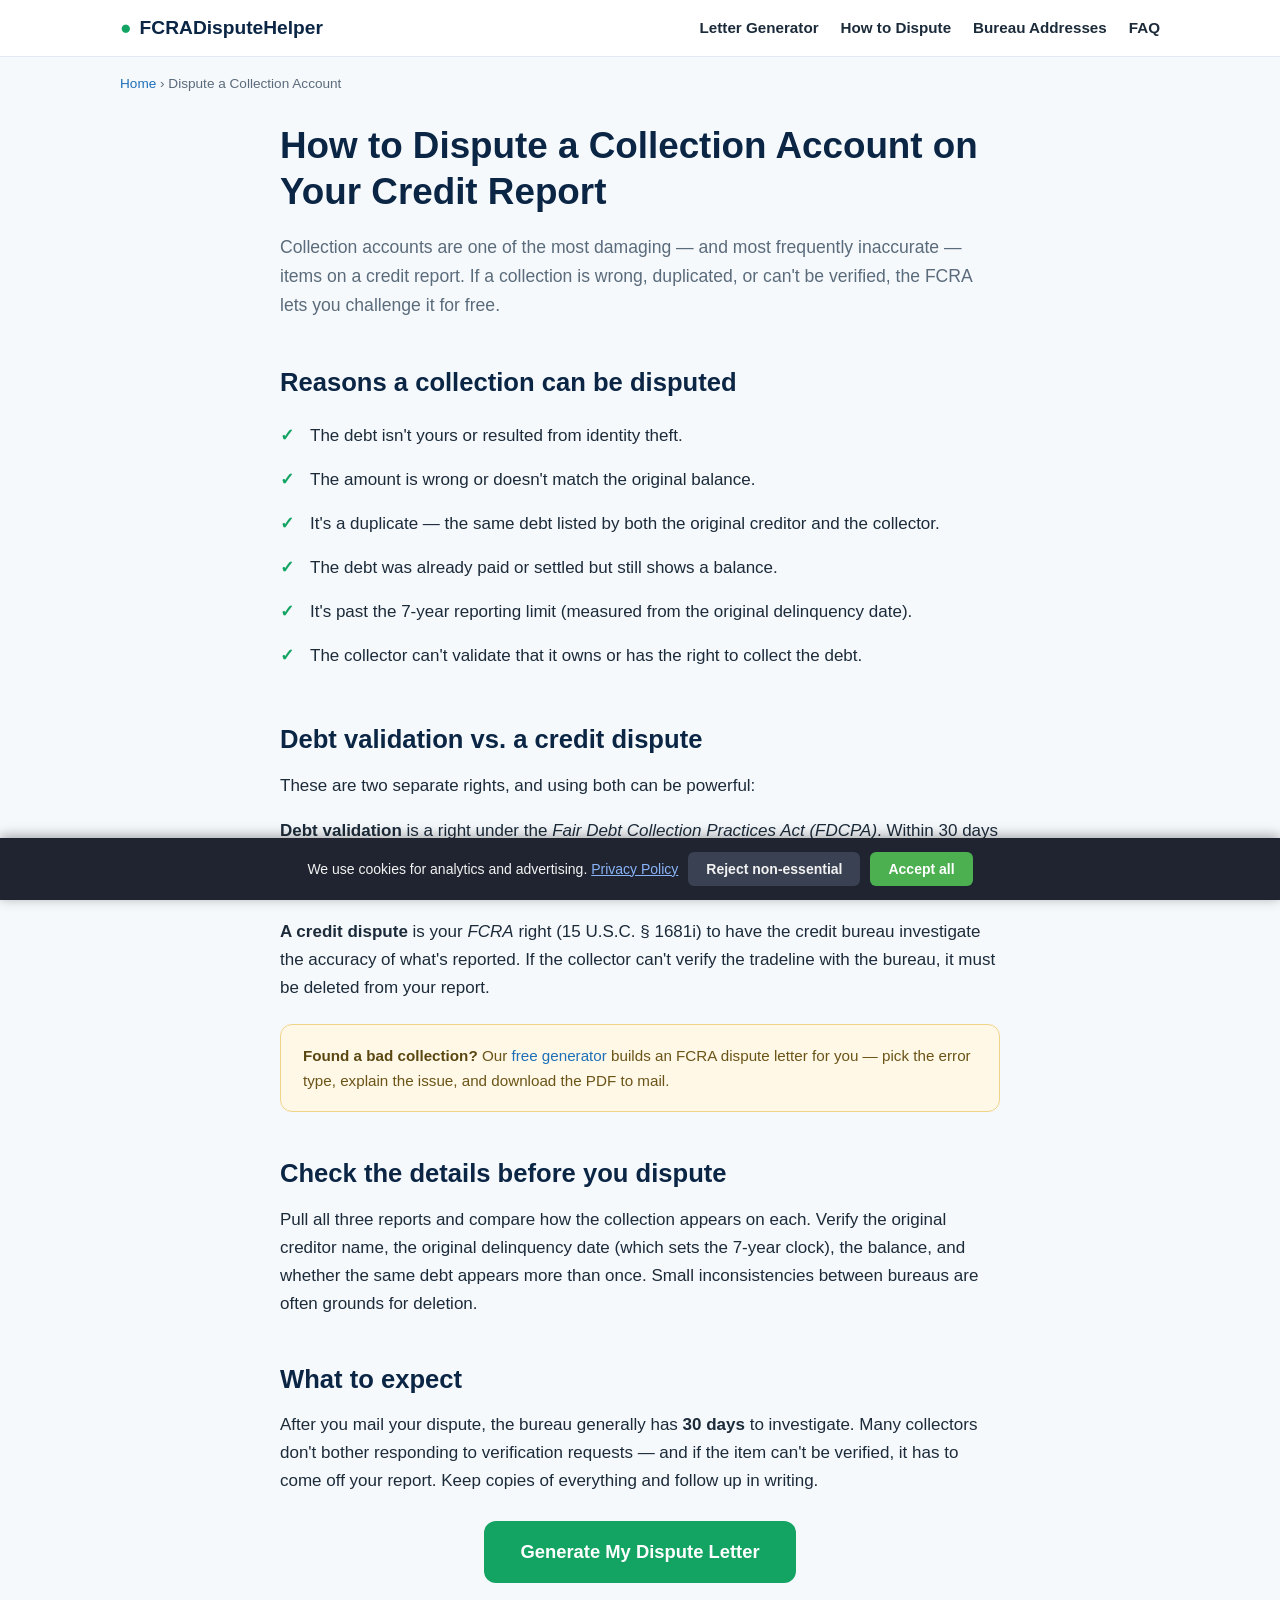
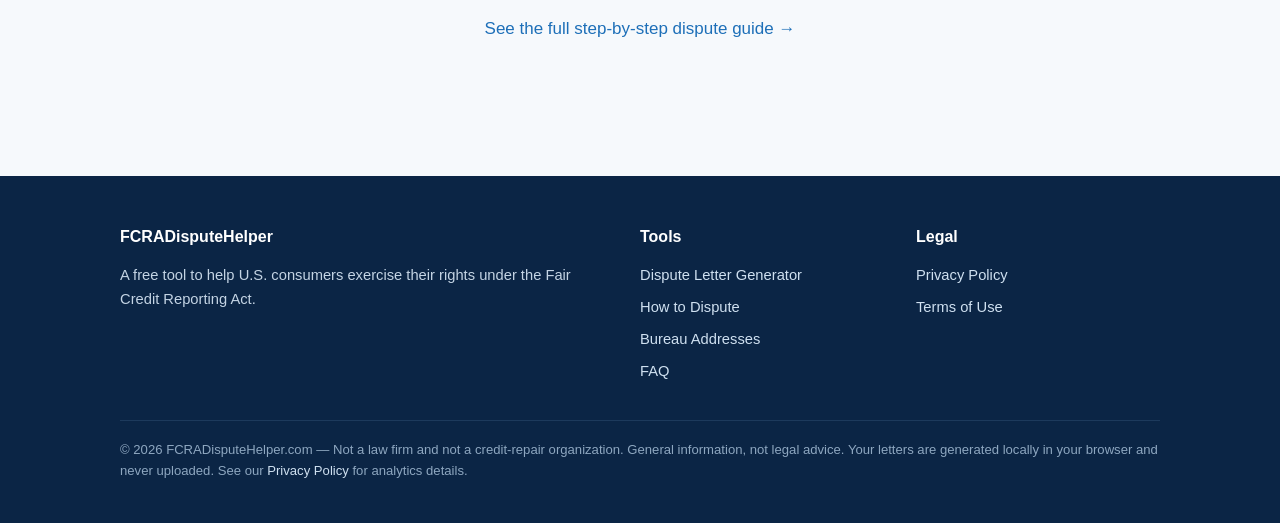
<file: dispute-collection-account.html>
<!DOCTYPE html>
<html lang="en">
<head>
<meta charset="UTF-8">
<meta name="viewport" content="width=device-width, initial-scale=1.0">
<title>How to Dispute a Collection Account on Your Credit Report (Free Letter) | FCRADisputeHelper</title>
<meta name="description" content="Dispute an inaccurate or unverifiable collection account on your credit report under the FCRA. Learn debt validation, what to check, and generate a free dispute letter.">
<meta name="keywords" content="dispute collection account, remove collection from credit report, debt validation letter, inaccurate collection, FCRA collection dispute">
<link rel="canonical" href="https://fcradisputehelper.com/dispute-collection-account.html">
<meta property="og:type" content="article">
<meta property="og:title" content="How to Dispute a Collection Account on Your Credit Report">
<meta property="og:url" content="https://fcradisputehelper.com/dispute-collection-account.html">
<link rel="icon" href="data:image/svg+xml,%3Csvg xmlns='http://www.w3.org/2000/svg' viewBox='0 0 32 32'%3E%3Crect width='32' height='32' rx='6' fill='%230b2545'/%3E%3Ctext x='16' y='23' font-size='20' text-anchor='middle' fill='%2313a463' font-family='Arial' font-weight='bold'%3EF%3C/text%3E%3C/svg%3E">
<link rel="stylesheet" href="/assets/css/style.css">
<script src="/consent.js" data-privacy-url="/privacy.html"></script>
    <script async src="https://pagead2.googlesyndication.com/pagead/js/adsbygoogle.js?client=ca-pub-8643026289824701" crossorigin="anonymous"></script>
</head>
<body>
<header class="site-header">
  <nav class="nav">
    <a href="/" class="brand"><span class="mark">●</span> FCRADisputeHelper</a>
    <button class="nav-toggle" aria-label="Toggle navigation">☰</button>
    <div class="nav-links" id="nav-links">
      <a href="/generator.html">Letter Generator</a>
      <a href="/how-to-dispute.html">How to Dispute</a>
      <a href="/credit-bureau-addresses.html">Bureau Addresses</a>
      <a href="/faq.html">FAQ</a>
    </div>
  </nav>
</header>

<div class="container"><div class="crumbs"><a href="/">Home</a> › Dispute a Collection Account</div></div>

<section class="block" style="padding-top:28px;">
  <div class="container narrow">
    <h1>How to Dispute a Collection Account on Your Credit Report</h1>
    <p style="font-size:1.1rem;color:var(--muted);">Collection accounts are one of the most damaging — and most frequently inaccurate — items on a credit report. If a collection is wrong, duplicated, or can't be verified, the FCRA lets you challenge it for free.</p>

    <h2>Reasons a collection can be disputed</h2>
    <ul class="errlist" style="columns:1;">
      <li>The debt isn't yours or resulted from identity theft.</li>
      <li>The amount is wrong or doesn't match the original balance.</li>
      <li>It's a duplicate — the same debt listed by both the original creditor and the collector.</li>
      <li>The debt was already paid or settled but still shows a balance.</li>
      <li>It's past the 7-year reporting limit (measured from the original delinquency date).</li>
      <li>The collector can't validate that it owns or has the right to collect the debt.</li>
    </ul>

    <h2>Debt validation vs. a credit dispute</h2>
    <p>These are two separate rights, and using both can be powerful:</p>
    <p><strong>Debt validation</strong> is a right under the <em>Fair Debt Collection Practices Act (FDCPA)</em>. Within 30 days of a collector's first contact, you can demand it prove the debt is valid and that it has the right to collect. If it can't, it should stop collecting.</p>
    <p><strong>A credit dispute</strong> is your <em>FCRA</em> right (15 U.S.C. § 1681i) to have the credit bureau investigate the accuracy of what's reported. If the collector can't verify the tradeline with the bureau, it must be deleted from your report.</p>

    <div class="callout" style="margin:22px 0;">
      <strong>Found a bad collection?</strong> Our <a href="/generator.html">free generator</a> builds an FCRA dispute letter for you — pick the error type, explain the issue, and download the PDF to mail.
    </div>

    <h2>Check the details before you dispute</h2>
    <p>Pull all three reports and compare how the collection appears on each. Verify the original creditor name, the original delinquency date (which sets the 7-year clock), the balance, and whether the same debt appears more than once. Small inconsistencies between bureaus are often grounds for deletion.</p>

    <h2>What to expect</h2>
    <p>After you mail your dispute, the bureau generally has <strong>30 days</strong> to investigate. Many collectors don't bother responding to verification requests — and if the item can't be verified, it has to come off your report. Keep copies of everything and follow up in writing.</p>

    <div class="cta-row">
      <a href="/generator.html" class="btn btn-lg">Generate My Dispute Letter</a>
    </div>

    <p class="text-center mt-2"><a href="/how-to-dispute.html">See the full step-by-step dispute guide →</a></p>
  </div>
</section>

<footer class="site-footer">
  <div class="container">
    <div class="footer-cols">
      <div><h4>FCRADisputeHelper</h4><p>A free tool to help U.S. consumers exercise their rights under the Fair Credit Reporting Act.</p></div>
      <div><h4>Tools</h4><ul>
        <li><a href="/generator.html">Dispute Letter Generator</a></li>
        <li><a href="/how-to-dispute.html">How to Dispute</a></li>
        <li><a href="/credit-bureau-addresses.html">Bureau Addresses</a></li>
        <li><a href="/faq.html">FAQ</a></li>
      </ul></div>
      <div><h4>Legal</h4><ul>
        <li><a href="/privacy.html">Privacy Policy</a></li>
        <li><a href="/terms.html">Terms of Use</a></li>
      </ul></div>
    </div>
    <div class="footer-bottom"><p>© <span data-year>2026</span> FCRADisputeHelper.com — Not a law firm and not a credit-repair organization. General information, not legal advice. Your letters are generated locally in your browser and never uploaded. See our <a href="/privacy.html">Privacy Policy</a> for analytics details.</p></div>
  </div>
</footer>
<script src="/assets/js/app.js"></script>
</body>
</html>
</file>
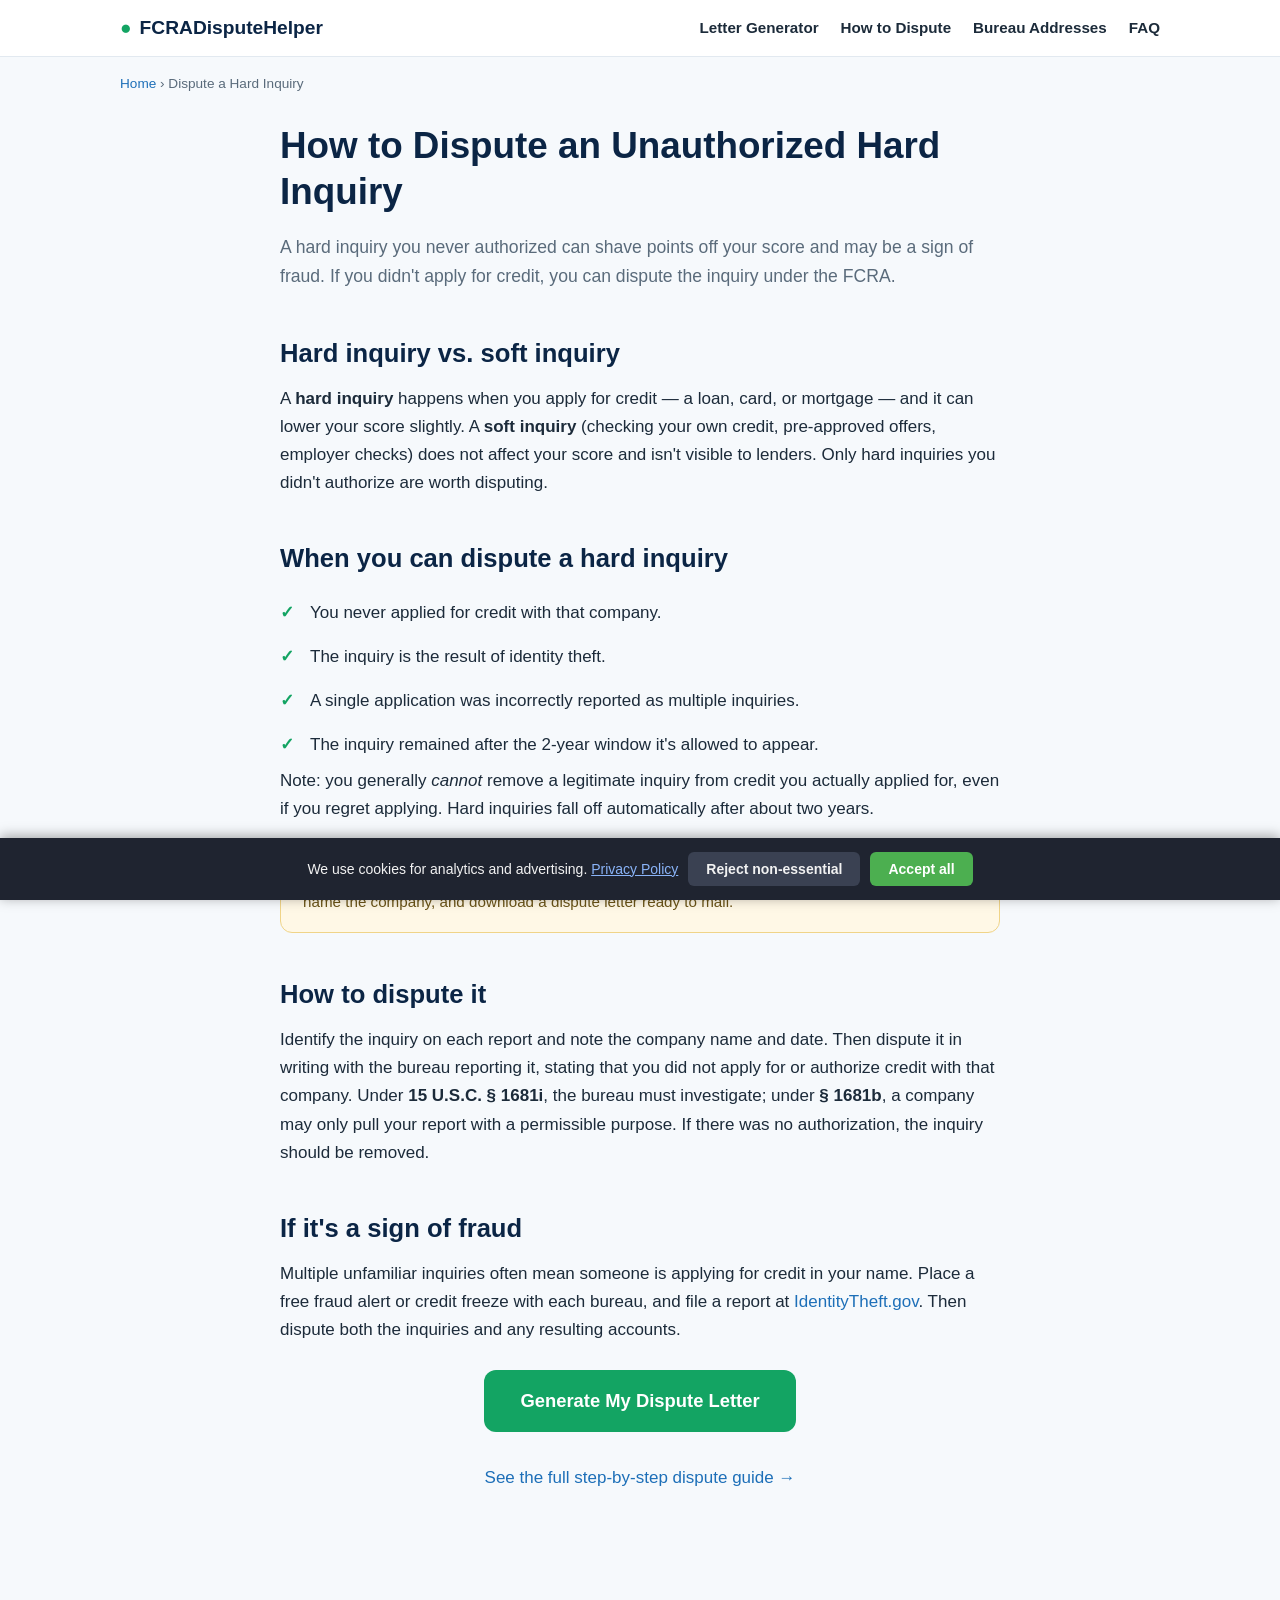
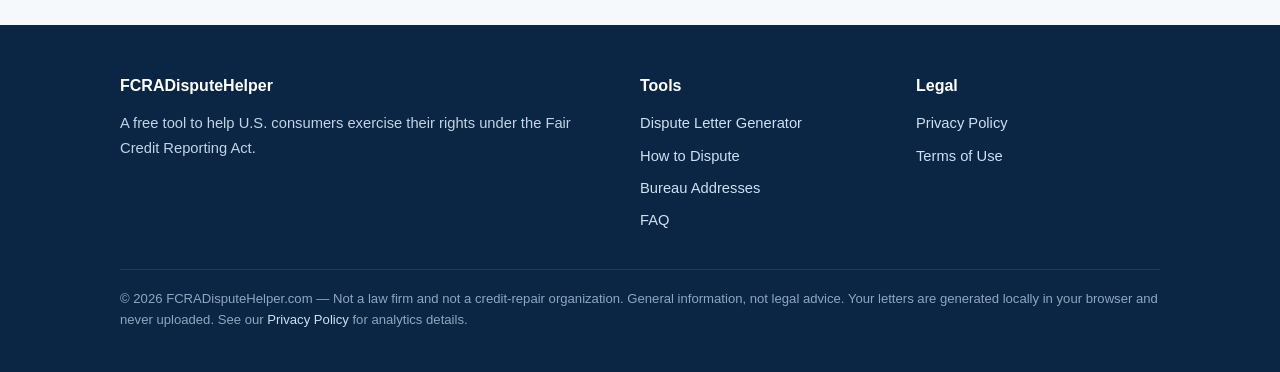
<file: dispute-hard-inquiry.html>
<!DOCTYPE html>
<html lang="en">
<head>
<meta charset="UTF-8">
<meta name="viewport" content="width=device-width, initial-scale=1.0">
<title>How to Dispute an Unauthorized Hard Inquiry on Your Credit Report | FCRADisputeHelper</title>
<meta name="description" content="Remove a hard inquiry you didn't authorize. Learn how to dispute unauthorized credit inquiries under the FCRA and generate a free dispute letter for Equifax, Experian, or TransUnion.">
<meta name="keywords" content="dispute hard inquiry, remove hard inquiry credit report, unauthorized credit inquiry, dispute credit inquiry, FCRA inquiry dispute">
<link rel="canonical" href="https://fcradisputehelper.com/dispute-hard-inquiry.html">
<meta property="og:type" content="article">
<meta property="og:title" content="How to Dispute an Unauthorized Hard Inquiry">
<meta property="og:url" content="https://fcradisputehelper.com/dispute-hard-inquiry.html">
<link rel="icon" href="data:image/svg+xml,%3Csvg xmlns='http://www.w3.org/2000/svg' viewBox='0 0 32 32'%3E%3Crect width='32' height='32' rx='6' fill='%230b2545'/%3E%3Ctext x='16' y='23' font-size='20' text-anchor='middle' fill='%2313a463' font-family='Arial' font-weight='bold'%3EF%3C/text%3E%3C/svg%3E">
<link rel="stylesheet" href="/assets/css/style.css">
<script src="/consent.js" data-privacy-url="/privacy.html"></script>
    <script async src="https://pagead2.googlesyndication.com/pagead/js/adsbygoogle.js?client=ca-pub-8643026289824701" crossorigin="anonymous"></script>
</head>
<body>
<header class="site-header">
  <nav class="nav">
    <a href="/" class="brand"><span class="mark">●</span> FCRADisputeHelper</a>
    <button class="nav-toggle" aria-label="Toggle navigation">☰</button>
    <div class="nav-links" id="nav-links">
      <a href="/generator.html">Letter Generator</a>
      <a href="/how-to-dispute.html">How to Dispute</a>
      <a href="/credit-bureau-addresses.html">Bureau Addresses</a>
      <a href="/faq.html">FAQ</a>
    </div>
  </nav>
</header>

<div class="container"><div class="crumbs"><a href="/">Home</a> › Dispute a Hard Inquiry</div></div>

<section class="block" style="padding-top:28px;">
  <div class="container narrow">
    <h1>How to Dispute an Unauthorized Hard Inquiry</h1>
    <p style="font-size:1.1rem;color:var(--muted);">A hard inquiry you never authorized can shave points off your score and may be a sign of fraud. If you didn't apply for credit, you can dispute the inquiry under the FCRA.</p>

    <h2>Hard inquiry vs. soft inquiry</h2>
    <p>A <strong>hard inquiry</strong> happens when you apply for credit — a loan, card, or mortgage — and it can lower your score slightly. A <strong>soft inquiry</strong> (checking your own credit, pre-approved offers, employer checks) does not affect your score and isn't visible to lenders. Only hard inquiries you didn't authorize are worth disputing.</p>

    <h2>When you can dispute a hard inquiry</h2>
    <ul class="errlist" style="columns:1;">
      <li>You never applied for credit with that company.</li>
      <li>The inquiry is the result of identity theft.</li>
      <li>A single application was incorrectly reported as multiple inquiries.</li>
      <li>The inquiry remained after the 2-year window it's allowed to appear.</li>
    </ul>
    <p>Note: you generally <em>cannot</em> remove a legitimate inquiry from credit you actually applied for, even if you regret applying. Hard inquiries fall off automatically after about two years.</p>

    <div class="callout" style="margin:22px 0;">
      <strong>See an inquiry you don't recognize?</strong> Use our <a href="/generator.html">free generator</a> — select "Unauthorized hard inquiry," name the company, and download a dispute letter ready to mail.
    </div>

    <h2>How to dispute it</h2>
    <p>Identify the inquiry on each report and note the company name and date. Then dispute it in writing with the bureau reporting it, stating that you did not apply for or authorize credit with that company. Under <strong>15 U.S.C. § 1681i</strong>, the bureau must investigate; under <strong>§ 1681b</strong>, a company may only pull your report with a permissible purpose. If there was no authorization, the inquiry should be removed.</p>

    <h2>If it's a sign of fraud</h2>
    <p>Multiple unfamiliar inquiries often mean someone is applying for credit in your name. Place a free fraud alert or credit freeze with each bureau, and file a report at <a href="https://www.identitytheft.gov" rel="nofollow noopener" target="_blank">IdentityTheft.gov</a>. Then dispute both the inquiries and any resulting accounts.</p>

    <div class="cta-row">
      <a href="/generator.html" class="btn btn-lg">Generate My Dispute Letter</a>
    </div>

    <p class="text-center mt-2"><a href="/how-to-dispute.html">See the full step-by-step dispute guide →</a></p>
  </div>
</section>

<footer class="site-footer">
  <div class="container">
    <div class="footer-cols">
      <div><h4>FCRADisputeHelper</h4><p>A free tool to help U.S. consumers exercise their rights under the Fair Credit Reporting Act.</p></div>
      <div><h4>Tools</h4><ul>
        <li><a href="/generator.html">Dispute Letter Generator</a></li>
        <li><a href="/how-to-dispute.html">How to Dispute</a></li>
        <li><a href="/credit-bureau-addresses.html">Bureau Addresses</a></li>
        <li><a href="/faq.html">FAQ</a></li>
      </ul></div>
      <div><h4>Legal</h4><ul>
        <li><a href="/privacy.html">Privacy Policy</a></li>
        <li><a href="/terms.html">Terms of Use</a></li>
      </ul></div>
    </div>
    <div class="footer-bottom"><p>© <span data-year>2026</span> FCRADisputeHelper.com — Not a law firm and not a credit-repair organization. General information, not legal advice. Your letters are generated locally in your browser and never uploaded. See our <a href="/privacy.html">Privacy Policy</a> for analytics details.</p></div>
  </div>
</footer>
<script src="/assets/js/app.js"></script>
</body>
</html>
</file>
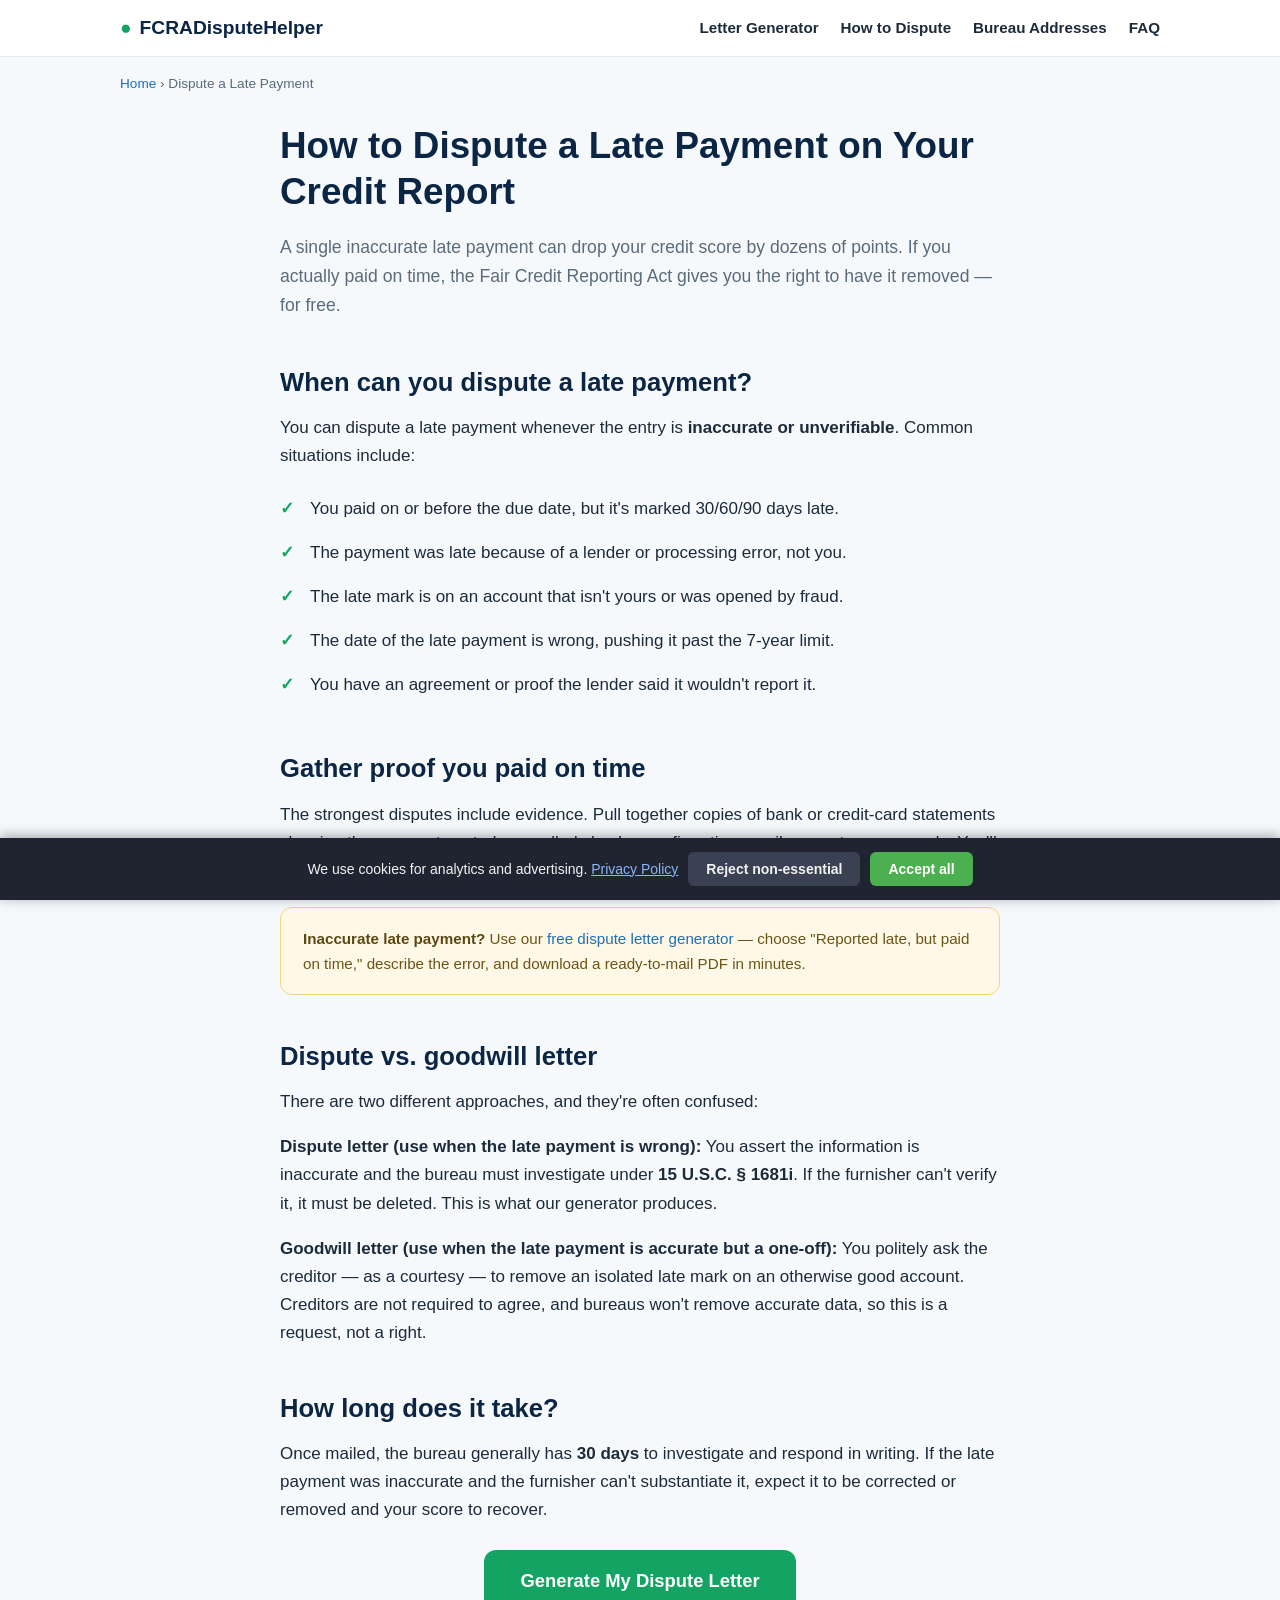
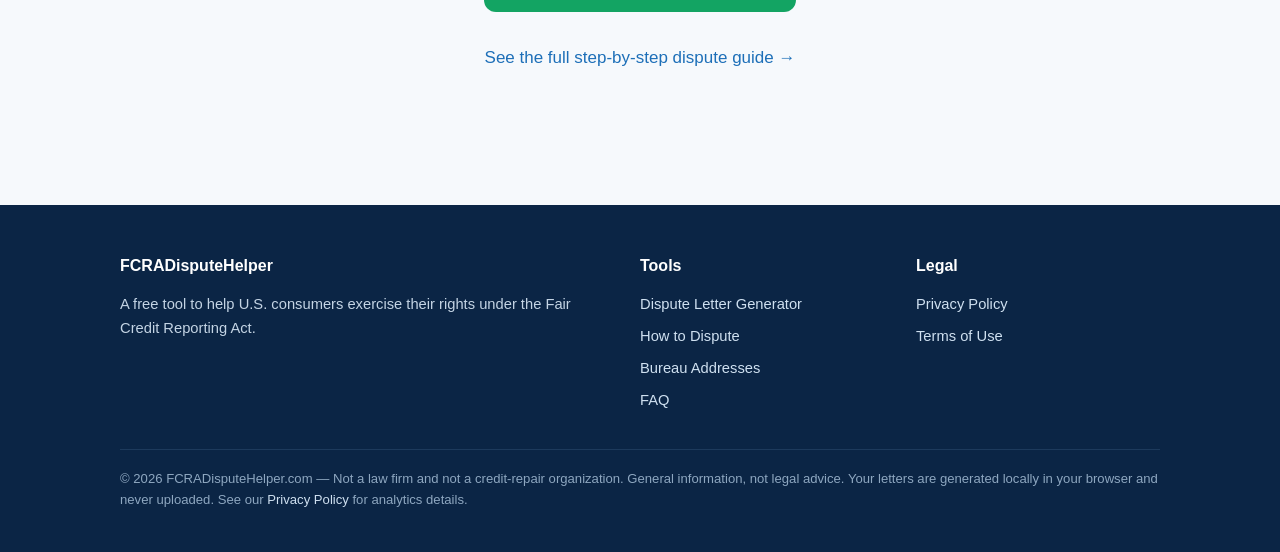
<file: dispute-late-payment.html>
<!DOCTYPE html>
<html lang="en">
<head>
<meta charset="UTF-8">
<meta name="viewport" content="width=device-width, initial-scale=1.0">
<title>How to Dispute a Late Payment on Your Credit Report (Free Letter) | FCRADisputeHelper</title>
<meta name="description" content="Reported late but you paid on time? Learn how to dispute an inaccurate late payment on your Equifax, Experian, or TransUnion credit report under the FCRA — and generate a free dispute letter.">
<meta name="keywords" content="dispute late payment credit report, remove late payment, inaccurate late payment, goodwill late payment dispute, FCRA late payment">
<link rel="canonical" href="https://fcradisputehelper.com/dispute-late-payment.html">
<meta property="og:type" content="article">
<meta property="og:title" content="How to Dispute a Late Payment on Your Credit Report">
<meta property="og:url" content="https://fcradisputehelper.com/dispute-late-payment.html">
<link rel="icon" href="data:image/svg+xml,%3Csvg xmlns='http://www.w3.org/2000/svg' viewBox='0 0 32 32'%3E%3Crect width='32' height='32' rx='6' fill='%230b2545'/%3E%3Ctext x='16' y='23' font-size='20' text-anchor='middle' fill='%2313a463' font-family='Arial' font-weight='bold'%3EF%3C/text%3E%3C/svg%3E">
<link rel="stylesheet" href="/assets/css/style.css">
<script src="/consent.js" data-privacy-url="/privacy.html"></script>
    <script async src="https://pagead2.googlesyndication.com/pagead/js/adsbygoogle.js?client=ca-pub-8643026289824701" crossorigin="anonymous"></script>
</head>
<body>
<header class="site-header">
  <nav class="nav">
    <a href="/" class="brand"><span class="mark">●</span> FCRADisputeHelper</a>
    <button class="nav-toggle" aria-label="Toggle navigation">☰</button>
    <div class="nav-links" id="nav-links">
      <a href="/generator.html">Letter Generator</a>
      <a href="/how-to-dispute.html">How to Dispute</a>
      <a href="/credit-bureau-addresses.html">Bureau Addresses</a>
      <a href="/faq.html">FAQ</a>
    </div>
  </nav>
</header>

<div class="container"><div class="crumbs"><a href="/">Home</a> › Dispute a Late Payment</div></div>

<section class="block" style="padding-top:28px;">
  <div class="container narrow">
    <h1>How to Dispute a Late Payment on Your Credit Report</h1>
    <p style="font-size:1.1rem;color:var(--muted);">A single inaccurate late payment can drop your credit score by dozens of points. If you actually paid on time, the Fair Credit Reporting Act gives you the right to have it removed — for free.</p>

    <h2>When can you dispute a late payment?</h2>
    <p>You can dispute a late payment whenever the entry is <strong>inaccurate or unverifiable</strong>. Common situations include:</p>
    <ul class="errlist" style="columns:1;">
      <li>You paid on or before the due date, but it's marked 30/60/90 days late.</li>
      <li>The payment was late because of a lender or processing error, not you.</li>
      <li>The late mark is on an account that isn't yours or was opened by fraud.</li>
      <li>The date of the late payment is wrong, pushing it past the 7-year limit.</li>
      <li>You have an agreement or proof the lender said it wouldn't report it.</li>
    </ul>

    <h2>Gather proof you paid on time</h2>
    <p>The strongest disputes include evidence. Pull together copies of bank or credit-card statements showing the payment posted, cancelled checks, confirmation emails, or auto-pay records. You'll attach <em>copies</em> (never originals) to your letter so the bureau can verify quickly.</p>

    <div class="callout" style="margin:22px 0;">
      <strong>Inaccurate late payment?</strong> Use our <a href="/generator.html">free dispute letter generator</a> — choose "Reported late, but paid on time," describe the error, and download a ready-to-mail PDF in minutes.
    </div>

    <h2>Dispute vs. goodwill letter</h2>
    <p>There are two different approaches, and they're often confused:</p>
    <p><strong>Dispute letter (use when the late payment is wrong):</strong> You assert the information is inaccurate and the bureau must investigate under <strong>15 U.S.C. § 1681i</strong>. If the furnisher can't verify it, it must be deleted. This is what our generator produces.</p>
    <p><strong>Goodwill letter (use when the late payment is accurate but a one-off):</strong> You politely ask the creditor — as a courtesy — to remove an isolated late mark on an otherwise good account. Creditors are not required to agree, and bureaus won't remove accurate data, so this is a request, not a right.</p>

    <h2>How long does it take?</h2>
    <p>Once mailed, the bureau generally has <strong>30 days</strong> to investigate and respond in writing. If the late payment was inaccurate and the furnisher can't substantiate it, expect it to be corrected or removed and your score to recover.</p>

    <div class="cta-row">
      <a href="/generator.html" class="btn btn-lg">Generate My Dispute Letter</a>
    </div>

    <p class="text-center mt-2"><a href="/how-to-dispute.html">See the full step-by-step dispute guide →</a></p>
  </div>
</section>

<footer class="site-footer">
  <div class="container">
    <div class="footer-cols">
      <div><h4>FCRADisputeHelper</h4><p>A free tool to help U.S. consumers exercise their rights under the Fair Credit Reporting Act.</p></div>
      <div><h4>Tools</h4><ul>
        <li><a href="/generator.html">Dispute Letter Generator</a></li>
        <li><a href="/how-to-dispute.html">How to Dispute</a></li>
        <li><a href="/credit-bureau-addresses.html">Bureau Addresses</a></li>
        <li><a href="/faq.html">FAQ</a></li>
      </ul></div>
      <div><h4>Legal</h4><ul>
        <li><a href="/privacy.html">Privacy Policy</a></li>
        <li><a href="/terms.html">Terms of Use</a></li>
      </ul></div>
    </div>
    <div class="footer-bottom"><p>© <span data-year>2026</span> FCRADisputeHelper.com — Not a law firm and not a credit-repair organization. General information, not legal advice. Your letters are generated locally in your browser and never uploaded. See our <a href="/privacy.html">Privacy Policy</a> for analytics details.</p></div>
  </div>
</footer>
<script src="/assets/js/app.js"></script>
</body>
</html>
</file>
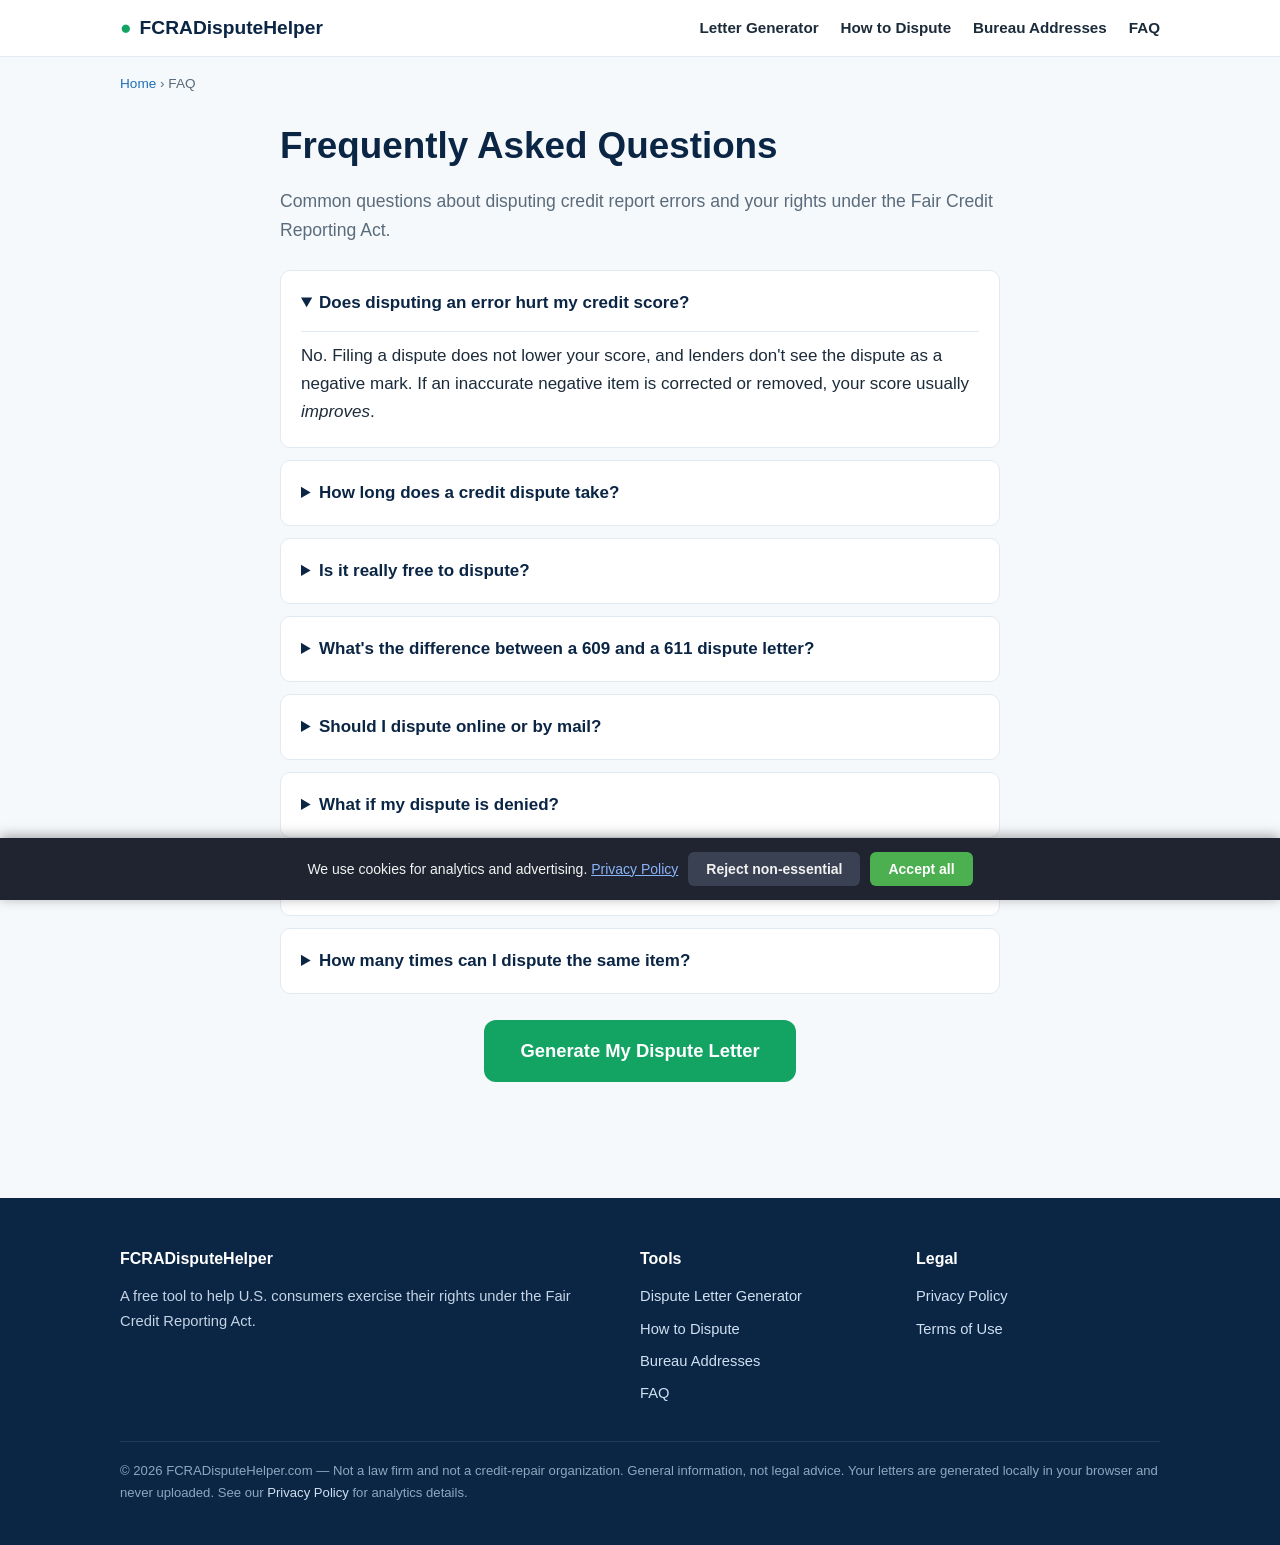
<file: faq.html>
<!DOCTYPE html>
<html lang="en">
<head>
<meta charset="UTF-8">
<meta name="viewport" content="width=device-width, initial-scale=1.0">
<title>Credit Dispute FAQ — Your FCRA Rights Answered | FCRADisputeHelper</title>
<meta name="description" content="Answers to common questions about disputing credit report errors under the FCRA: how long disputes take, whether disputing hurts your score, what to do if it's denied, and more.">
<meta name="keywords" content="credit dispute FAQ, does disputing hurt credit score, how long credit dispute takes, FCRA questions, 609 vs 611 dispute letter">
<link rel="canonical" href="https://fcradisputehelper.com/faq.html">
<meta property="og:type" content="article">
<meta property="og:title" content="Credit Dispute FAQ — Your FCRA Rights Answered">
<meta property="og:url" content="https://fcradisputehelper.com/faq.html">
<link rel="icon" href="data:image/svg+xml,%3Csvg xmlns='http://www.w3.org/2000/svg' viewBox='0 0 32 32'%3E%3Crect width='32' height='32' rx='6' fill='%230b2545'/%3E%3Ctext x='16' y='23' font-size='20' text-anchor='middle' fill='%2313a463' font-family='Arial' font-weight='bold'%3EF%3C/text%3E%3C/svg%3E">
<link rel="stylesheet" href="/assets/css/style.css">
<script src="/consent.js" data-privacy-url="/privacy.html"></script>
    <script async src="https://pagead2.googlesyndication.com/pagead/js/adsbygoogle.js?client=ca-pub-8643026289824701" crossorigin="anonymous"></script>
<script type="application/ld+json">
{
  "@context": "https://schema.org",
  "@type": "FAQPage",
  "mainEntity": [
    {"@type":"Question","name":"Does disputing an error hurt my credit score?","acceptedAnswer":{"@type":"Answer","text":"No. Filing a dispute does not lower your credit score, and a corrected or deleted negative item usually helps it. The dispute itself is not visible to lenders as a negative mark."}},
    {"@type":"Question","name":"How long does a credit dispute take?","acceptedAnswer":{"@type":"Answer","text":"Credit bureaus generally have 30 days to investigate a dispute under the FCRA, which can extend to 45 days if you send additional information during the investigation."}},
    {"@type":"Question","name":"Is it free to dispute a credit report error?","acceptedAnswer":{"@type":"Answer","text":"Yes. Disputing errors directly with the credit bureaus is completely free. You never need to pay a credit-repair company to exercise your FCRA rights."}},
    {"@type":"Question","name":"What is the difference between a 609 and a 611 dispute letter?","acceptedAnswer":{"@type":"Answer","text":"Section 609 of the FCRA is about your right to obtain information in your file, while Section 611 is the actual dispute and investigation process. Disputes are resolved under Section 611, regardless of which section a template references."}},
    {"@type":"Question","name":"Should I dispute online or by mail?","acceptedAnswer":{"@type":"Answer","text":"Mailing a certified letter is generally recommended because it creates a dated paper trail and preserves your full rights, including the ability to sue if the bureau fails to investigate properly."}}
  ]
}
</script>
</head>
<body>
<header class="site-header">
  <nav class="nav">
    <a href="/" class="brand"><span class="mark">●</span> FCRADisputeHelper</a>
    <button class="nav-toggle" aria-label="Toggle navigation">☰</button>
    <div class="nav-links" id="nav-links">
      <a href="/generator.html">Letter Generator</a>
      <a href="/how-to-dispute.html">How to Dispute</a>
      <a href="/credit-bureau-addresses.html">Bureau Addresses</a>
      <a href="/faq.html">FAQ</a>
    </div>
  </nav>
</header>

<div class="container"><div class="crumbs"><a href="/">Home</a> › FAQ</div></div>

<section class="block" style="padding-top:28px;">
  <div class="container narrow">
    <h1>Frequently Asked Questions</h1>
    <p style="font-size:1.1rem;color:var(--muted);">Common questions about disputing credit report errors and your rights under the Fair Credit Reporting Act.</p>

    <div class="faq" style="margin-top:24px;">
      <details open>
        <summary>Does disputing an error hurt my credit score?</summary>
        <p>No. Filing a dispute does not lower your score, and lenders don't see the dispute as a negative mark. If an inaccurate negative item is corrected or removed, your score usually <em>improves</em>.</p>
      </details>
      <details>
        <summary>How long does a credit dispute take?</summary>
        <p>Bureaus generally have <strong>30 days</strong> to investigate under the FCRA. This can extend to 45 days if you submit additional documentation mid-investigation. They must mail you the written results when finished.</p>
      </details>
      <details>
        <summary>Is it really free to dispute?</summary>
        <p>Yes — disputing directly with the bureaus costs nothing. Credit-repair companies charge for the same thing you can do yourself. This site and its generator are free, with no signup. See <a href="/free-credit-dispute-tools-compared.html">free vs. paid dispute options compared</a> or <a href="/free-dispute-tool-questions.html">common questions about free dispute tools</a>.</p>
      </details>
      <details>
        <summary>What's the difference between a 609 and a 611 dispute letter?</summary>
        <p><strong>Section 609</strong> covers your right to <em>see</em> what's in your file. <strong>Section 611</strong> is the actual dispute-and-investigation process. Real disputes are resolved under Section 611, no matter which number a template cites. Our generator references the correct statute (15 U.S.C. § 1681i). <a href="/609-vs-611-dispute-letter.html">Read the full 609 vs 611 breakdown →</a></p>
      </details>
      <details>
        <summary>Should I dispute online or by mail?</summary>
        <p>Mailing a certified letter is usually better. It creates a dated paper trail and preserves your full rights — including the ability to take legal action if a bureau fails to investigate. Online portals sometimes ask you to waive certain rights in their terms.</p>
      </details>
      <details>
        <summary>What if my dispute is denied?</summary>
        <p>You can re-dispute with stronger evidence, add a 100-word consumer statement to your file, file a complaint with the <a href="https://www.consumerfinance.gov/complaint/" rel="nofollow noopener" target="_blank">CFPB</a>, or consult a consumer-protection attorney. Keep copies of everything.</p>
      </details>
      <details>
        <summary>Do you store the information I type?</summary>
        <p>No. The letter generator runs entirely in your browser. Your name, address, and account details are never uploaded to a server or saved anywhere. Close the tab and it's gone.</p>
      </details>
      <details>
        <summary>How many times can I dispute the same item?</summary>
        <p>There's no hard limit, but repeating an identical dispute with no new information can be deemed "frivolous" and dismissed. Each re-dispute should add new evidence or address a different inaccuracy.</p>
      </details>
    </div>

    <div class="cta-row">
      <a href="/generator.html" class="btn btn-lg">Generate My Dispute Letter</a>
    </div>
  </div>
</section>

<footer class="site-footer">
  <div class="container">
    <div class="footer-cols">
      <div><h4>FCRADisputeHelper</h4><p>A free tool to help U.S. consumers exercise their rights under the Fair Credit Reporting Act.</p></div>
      <div><h4>Tools</h4><ul>
        <li><a href="/generator.html">Dispute Letter Generator</a></li>
        <li><a href="/how-to-dispute.html">How to Dispute</a></li>
        <li><a href="/credit-bureau-addresses.html">Bureau Addresses</a></li>
        <li><a href="/faq.html">FAQ</a></li>
      </ul></div>
      <div><h4>Legal</h4><ul>
        <li><a href="/privacy.html">Privacy Policy</a></li>
        <li><a href="/terms.html">Terms of Use</a></li>
      </ul></div>
    </div>
    <div class="footer-bottom"><p>© <span data-year>2026</span> FCRADisputeHelper.com — Not a law firm and not a credit-repair organization. General information, not legal advice. Your letters are generated locally in your browser and never uploaded. See our <a href="/privacy.html">Privacy Policy</a> for analytics details.</p></div>
  </div>
</footer>
<script src="/assets/js/app.js"></script>
</body>
</html>
</file>
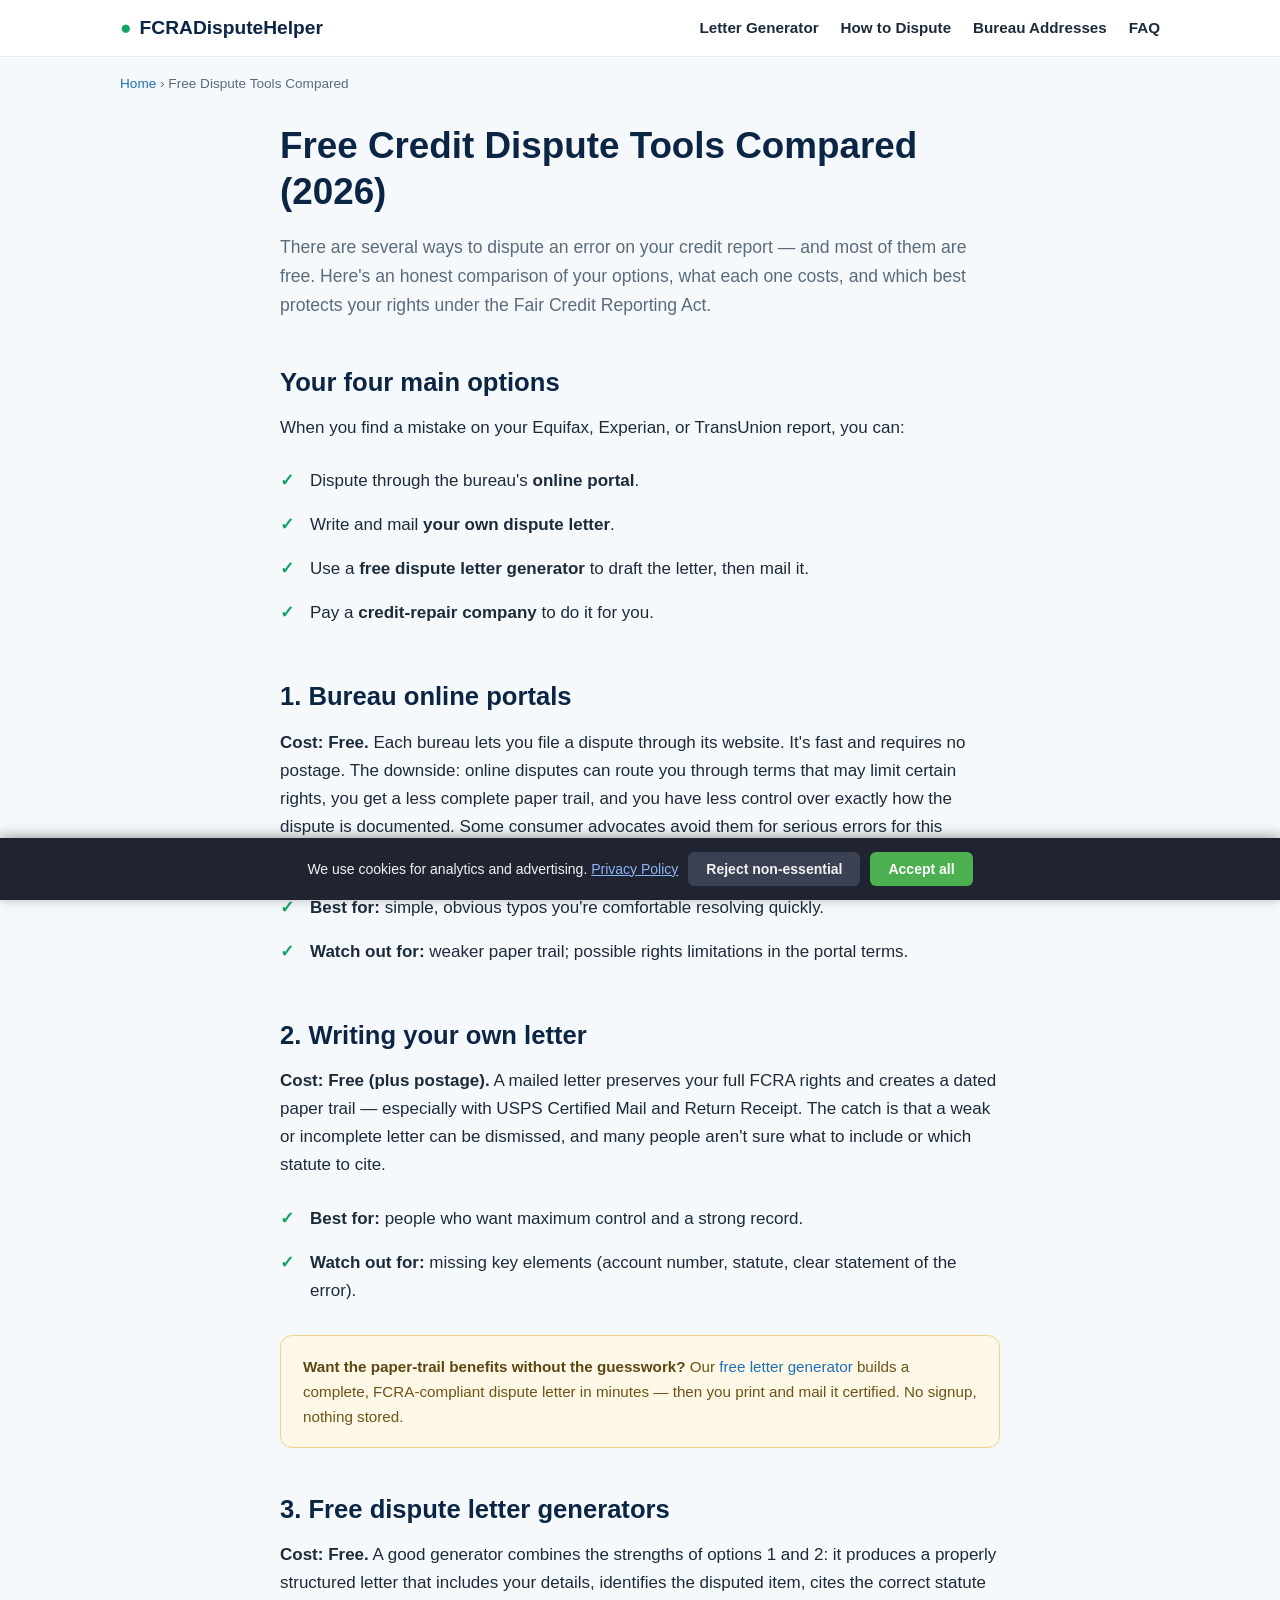
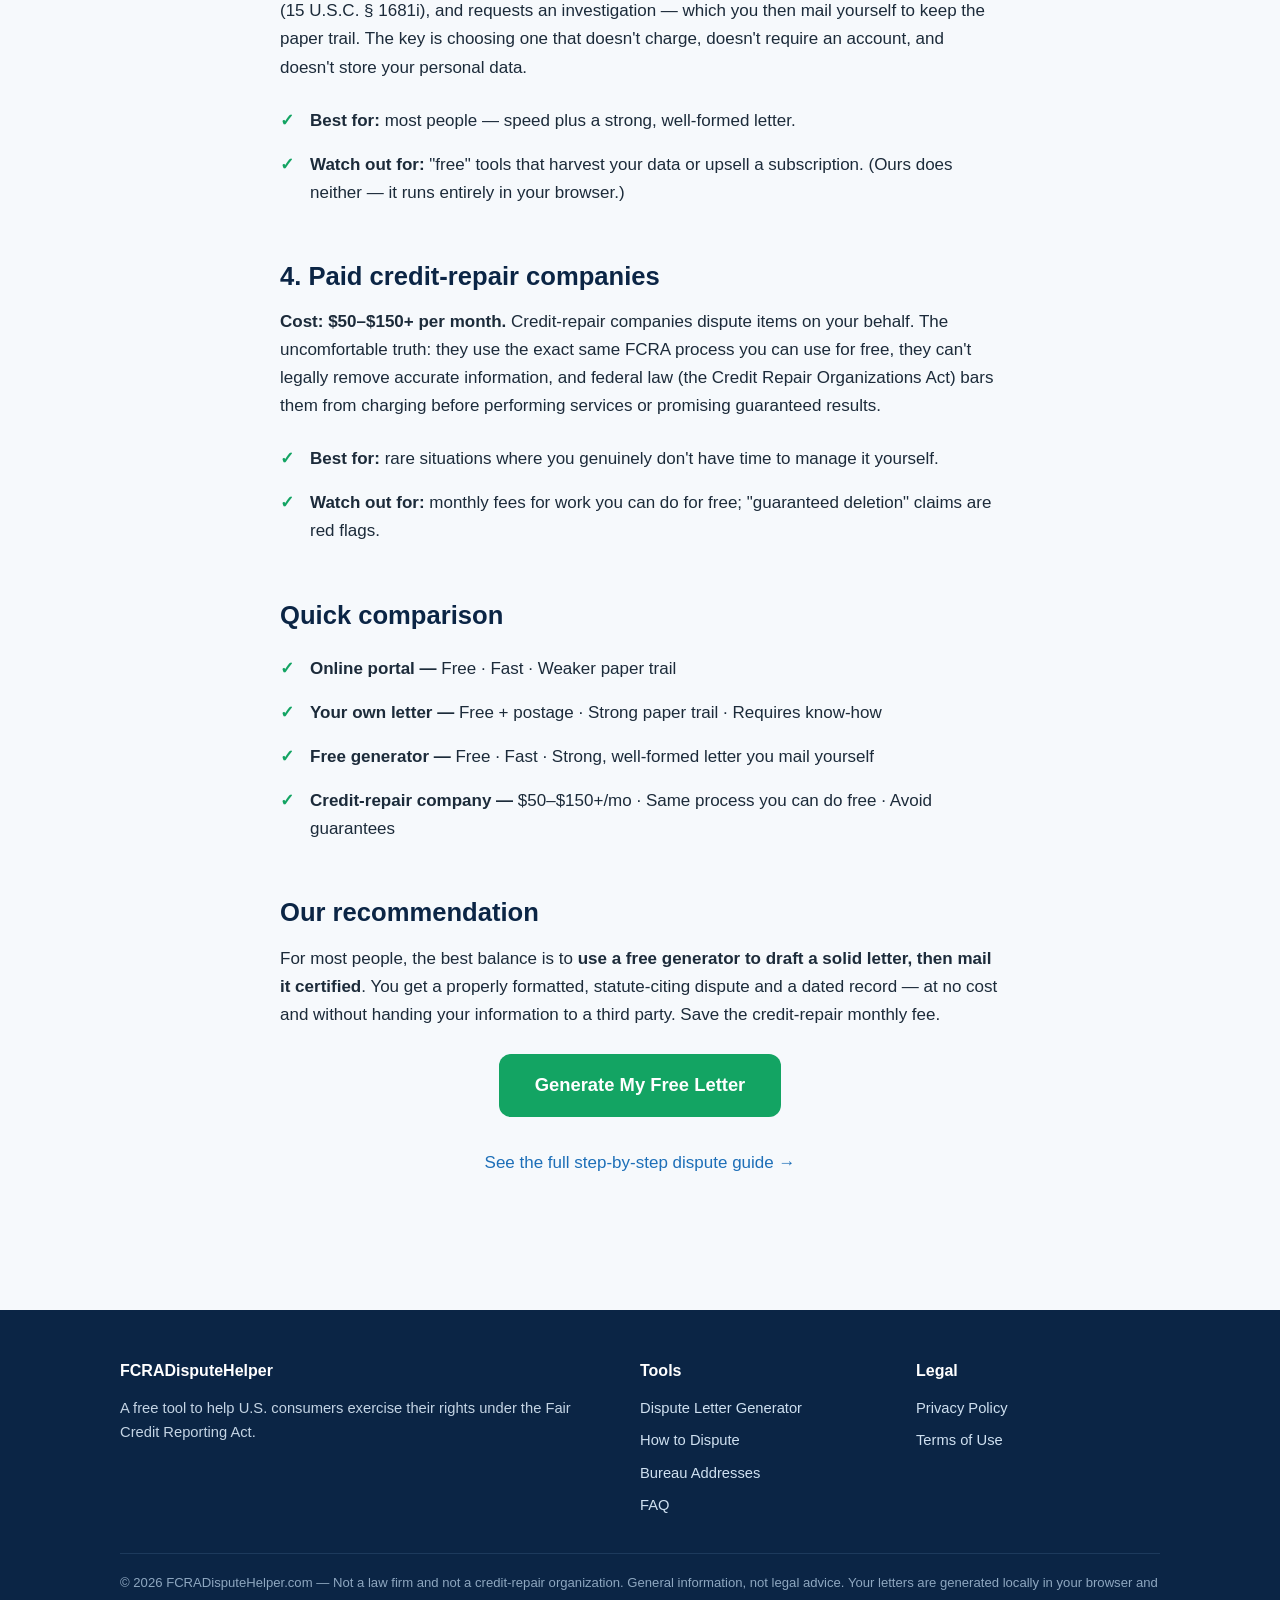
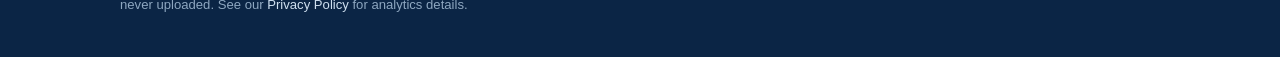
<file: free-credit-dispute-tools-compared.html>
<!DOCTYPE html>
<html lang="en">
<head>
<meta charset="UTF-8">
<meta name="viewport" content="width=device-width, initial-scale=1.0">
<title>Free Credit Dispute Tools Compared (2026): Which One Should You Use? | FCRADisputeHelper</title>
<meta name="description" content="Compare the free ways to dispute a credit report error in 2026 — bureau online portals, mailing your own letter, free letter generators, and paid credit-repair companies. See the pros, cons, and which protects your FCRA rights best.">
<meta name="keywords" content="free credit dispute tools, free credit dispute letter, dispute credit report online free, credit repair vs DIY dispute, best way to dispute credit report">
<link rel="canonical" href="https://fcradisputehelper.com/free-credit-dispute-tools-compared.html">
<meta property="og:type" content="article">
<meta property="og:title" content="Free Credit Dispute Tools Compared (2026)">
<meta property="og:url" content="https://fcradisputehelper.com/free-credit-dispute-tools-compared.html">
<link rel="icon" href="data:image/svg+xml,%3Csvg xmlns='http://www.w3.org/2000/svg' viewBox='0 0 32 32'%3E%3Crect width='32' height='32' rx='6' fill='%230b2545'/%3E%3Ctext x='16' y='23' font-size='20' text-anchor='middle' fill='%2313a463' font-family='Arial' font-weight='bold'%3EF%3C/text%3E%3C/svg%3E">
<link rel="stylesheet" href="/assets/css/style.css">
<script src="/consent.js" data-privacy-url="/privacy.html"></script>
    <script async src="https://pagead2.googlesyndication.com/pagead/js/adsbygoogle.js?client=ca-pub-8643026289824701" crossorigin="anonymous"></script>
<script type="application/ld+json">
{
  "@context": "https://schema.org",
  "@type": "Article",
  "headline": "Free Credit Dispute Tools Compared (2026)",
  "description": "A comparison of the free ways to dispute a credit report error: bureau online portals, mailing your own letter, free letter generators, and paid credit-repair companies.",
  "author": {"@type": "Organization", "name": "FCRADisputeHelper"},
  "publisher": {"@type": "Organization", "name": "FCRADisputeHelper"},
  "mainEntityOfPage": "https://fcradisputehelper.com/free-credit-dispute-tools-compared.html"
}
</script>
</head>
<body>
<header class="site-header">
  <nav class="nav">
    <a href="/" class="brand"><span class="mark">●</span> FCRADisputeHelper</a>
    <button class="nav-toggle" aria-label="Toggle navigation">☰</button>
    <div class="nav-links" id="nav-links">
      <a href="/generator.html">Letter Generator</a>
      <a href="/how-to-dispute.html">How to Dispute</a>
      <a href="/credit-bureau-addresses.html">Bureau Addresses</a>
      <a href="/faq.html">FAQ</a>
    </div>
  </nav>
</header>

<div class="container"><div class="crumbs"><a href="/">Home</a> › Free Dispute Tools Compared</div></div>

<section class="block" style="padding-top:28px;">
  <div class="container narrow">
    <h1>Free Credit Dispute Tools Compared (2026)</h1>
    <p style="font-size:1.1rem;color:var(--muted);">There are several ways to dispute an error on your credit report — and most of them are free. Here's an honest comparison of your options, what each one costs, and which best protects your rights under the Fair Credit Reporting Act.</p>

    <h2>Your four main options</h2>
    <p>When you find a mistake on your Equifax, Experian, or TransUnion report, you can:</p>
    <ol class="errlist" style="columns:1;">
      <li>Dispute through the bureau's <strong>online portal</strong>.</li>
      <li>Write and mail <strong>your own dispute letter</strong>.</li>
      <li>Use a <strong>free dispute letter generator</strong> to draft the letter, then mail it.</li>
      <li>Pay a <strong>credit-repair company</strong> to do it for you.</li>
    </ol>

    <h2>1. Bureau online portals</h2>
    <p><strong>Cost: Free.</strong> Each bureau lets you file a dispute through its website. It's fast and requires no postage. The downside: online disputes can route you through terms that may limit certain rights, you get a less complete paper trail, and you have less control over exactly how the dispute is documented. Some consumer advocates avoid them for serious errors for this reason.</p>
    <ul class="errlist" style="columns:1;">
      <li><strong>Best for:</strong> simple, obvious typos you're comfortable resolving quickly.</li>
      <li><strong>Watch out for:</strong> weaker paper trail; possible rights limitations in the portal terms.</li>
    </ul>

    <h2>2. Writing your own letter</h2>
    <p><strong>Cost: Free (plus postage).</strong> A mailed letter preserves your full FCRA rights and creates a dated paper trail — especially with USPS Certified Mail and Return Receipt. The catch is that a weak or incomplete letter can be dismissed, and many people aren't sure what to include or which statute to cite.</p>
    <ul class="errlist" style="columns:1;">
      <li><strong>Best for:</strong> people who want maximum control and a strong record.</li>
      <li><strong>Watch out for:</strong> missing key elements (account number, statute, clear statement of the error).</li>
    </ul>

    <div class="callout" style="margin:22px 0;">
      <strong>Want the paper-trail benefits without the guesswork?</strong> Our <a href="/generator.html">free letter generator</a> builds a complete, FCRA-compliant dispute letter in minutes — then you print and mail it certified. No signup, nothing stored.
    </div>

    <h2>3. Free dispute letter generators</h2>
    <p><strong>Cost: Free.</strong> A good generator combines the strengths of options 1 and 2: it produces a properly structured letter that includes your details, identifies the disputed item, cites the correct statute (15 U.S.C. § 1681i), and requests an investigation — which you then mail yourself to keep the paper trail. The key is choosing one that doesn't charge, doesn't require an account, and doesn't store your personal data.</p>
    <ul class="errlist" style="columns:1;">
      <li><strong>Best for:</strong> most people — speed plus a strong, well-formed letter.</li>
      <li><strong>Watch out for:</strong> "free" tools that harvest your data or upsell a subscription. (Ours does neither — it runs entirely in your browser.)</li>
    </ul>

    <h2>4. Paid credit-repair companies</h2>
    <p><strong>Cost: $50–$150+ per month.</strong> Credit-repair companies dispute items on your behalf. The uncomfortable truth: they use the exact same FCRA process you can use for free, they can't legally remove accurate information, and federal law (the Credit Repair Organizations Act) bars them from charging before performing services or promising guaranteed results.</p>
    <ul class="errlist" style="columns:1;">
      <li><strong>Best for:</strong> rare situations where you genuinely don't have time to manage it yourself.</li>
      <li><strong>Watch out for:</strong> monthly fees for work you can do for free; "guaranteed deletion" claims are red flags.</li>
    </ul>

    <h2>Quick comparison</h2>
    <ul class="errlist" style="columns:1;">
      <li><strong>Online portal —</strong> Free · Fast · Weaker paper trail</li>
      <li><strong>Your own letter —</strong> Free + postage · Strong paper trail · Requires know-how</li>
      <li><strong>Free generator —</strong> Free · Fast · Strong, well-formed letter you mail yourself</li>
      <li><strong>Credit-repair company —</strong> $50–$150+/mo · Same process you can do free · Avoid guarantees</li>
    </ul>

    <h2>Our recommendation</h2>
    <p>For most people, the best balance is to <strong>use a free generator to draft a solid letter, then mail it certified</strong>. You get a properly formatted, statute-citing dispute and a dated record — at no cost and without handing your information to a third party. Save the credit-repair monthly fee.</p>

    <div class="cta-row">
      <a href="/generator.html" class="btn btn-lg">Generate My Free Letter</a>
    </div>

    <p class="text-center mt-2"><a href="/how-to-dispute.html">See the full step-by-step dispute guide →</a></p>
  </div>
</section>

<footer class="site-footer">
  <div class="container">
    <div class="footer-cols">
      <div><h4>FCRADisputeHelper</h4><p>A free tool to help U.S. consumers exercise their rights under the Fair Credit Reporting Act.</p></div>
      <div><h4>Tools</h4><ul>
        <li><a href="/generator.html">Dispute Letter Generator</a></li>
        <li><a href="/how-to-dispute.html">How to Dispute</a></li>
        <li><a href="/credit-bureau-addresses.html">Bureau Addresses</a></li>
        <li><a href="/faq.html">FAQ</a></li>
      </ul></div>
      <div><h4>Legal</h4><ul>
        <li><a href="/privacy.html">Privacy Policy</a></li>
        <li><a href="/terms.html">Terms of Use</a></li>
      </ul></div>
    </div>
    <div class="footer-bottom"><p>© <span data-year>2026</span> FCRADisputeHelper.com — Not a law firm and not a credit-repair organization. General information, not legal advice. Your letters are generated locally in your browser and never uploaded. See our <a href="/privacy.html">Privacy Policy</a> for analytics details.</p></div>
  </div>
</footer>
<script src="/assets/js/app.js"></script>
</body>
</html>
</file>
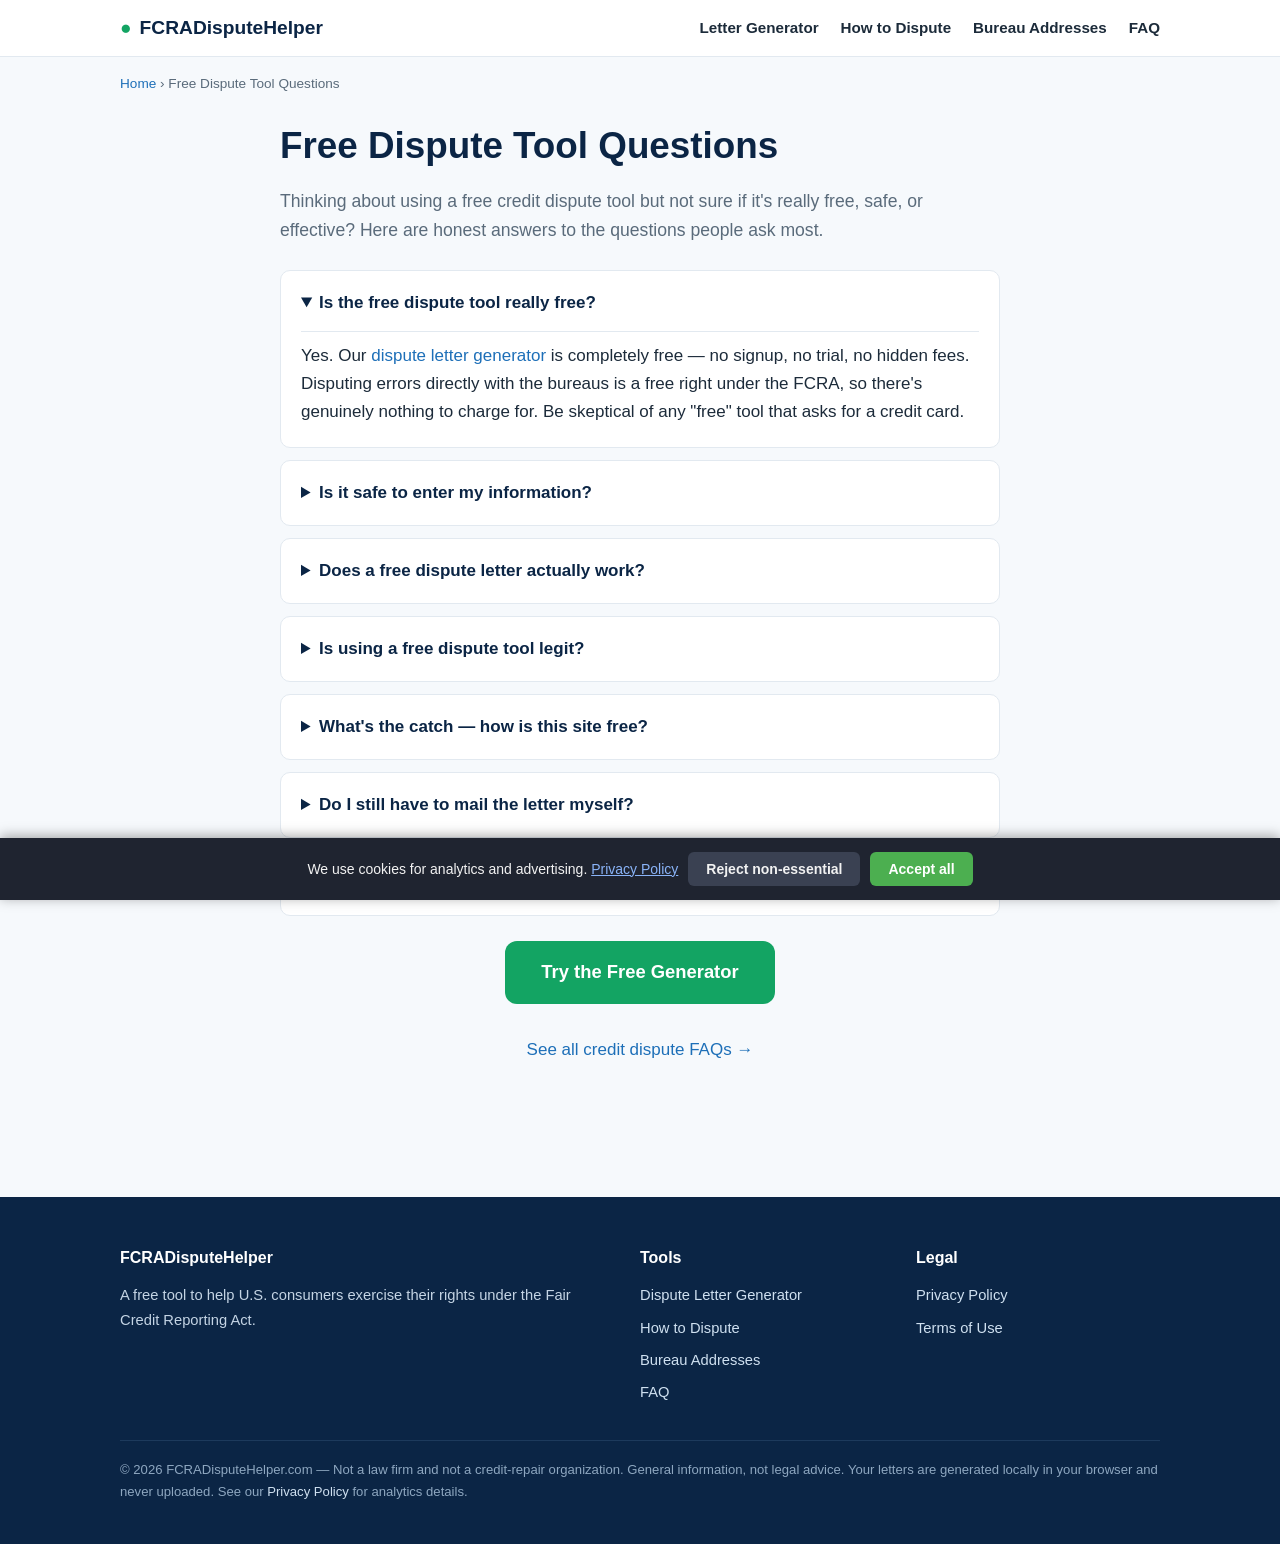
<file: free-dispute-tool-questions.html>
<!DOCTYPE html>
<html lang="en">
<head>
<meta charset="UTF-8">
<meta name="viewport" content="width=device-width, initial-scale=1.0">
<title>Free Dispute Tool Questions: Is It Really Free, Safe & Legit? | FCRADisputeHelper</title>
<meta name="description" content="Common questions about using a free credit dispute letter tool: is it really free, is it safe to enter my information, does it work, and is it legit? Straight answers about free FCRA dispute tools.">
<meta name="keywords" content="free dispute tool questions, is free credit dispute legit, free dispute letter safe, does free dispute tool work, free credit dispute tool reviews">
<link rel="canonical" href="https://fcradisputehelper.com/free-dispute-tool-questions.html">
<meta property="og:type" content="article">
<meta property="og:title" content="Free Dispute Tool Questions: Is It Really Free, Safe & Legit?">
<meta property="og:url" content="https://fcradisputehelper.com/free-dispute-tool-questions.html">
<link rel="icon" href="data:image/svg+xml,%3Csvg xmlns='http://www.w3.org/2000/svg' viewBox='0 0 32 32'%3E%3Crect width='32' height='32' rx='6' fill='%230b2545'/%3E%3Ctext x='16' y='23' font-size='20' text-anchor='middle' fill='%2313a463' font-family='Arial' font-weight='bold'%3EF%3C/text%3E%3C/svg%3E">
<link rel="stylesheet" href="/assets/css/style.css">
<script src="/consent.js" data-privacy-url="/privacy.html"></script>
    <script async src="https://pagead2.googlesyndication.com/pagead/js/adsbygoogle.js?client=ca-pub-8643026289824701" crossorigin="anonymous"></script>
<script type="application/ld+json">
{
  "@context": "https://schema.org",
  "@type": "FAQPage",
  "mainEntity": [
    {"@type":"Question","name":"Is the free dispute tool really free?","acceptedAnswer":{"@type":"Answer","text":"Yes. Our dispute letter generator is completely free with no signup and no hidden fees. Disputing errors directly with the credit bureaus is free under the FCRA, so there is nothing to charge for."}},
    {"@type":"Question","name":"Is it safe to enter my information in a free dispute tool?","acceptedAnswer":{"@type":"Answer","text":"With our tool, yes. The generator runs entirely in your browser. Your name, address, and account details are never uploaded to a server or stored anywhere. Always be cautious with tools that require an account or ask for a Social Security number up front."}},
    {"@type":"Question","name":"Does a free dispute letter actually work?","acceptedAnswer":{"@type":"Answer","text":"Yes. A properly written dispute letter triggers the same FCRA Section 611 investigation that paid credit-repair companies rely on. If the disputed item cannot be verified, the bureau must correct or delete it."}},
    {"@type":"Question","name":"Is using a free dispute tool legit?","acceptedAnswer":{"@type":"Answer","text":"Yes. Disputing inaccurate information is a right guaranteed by the Fair Credit Reporting Act. Using a free tool to draft your letter is completely legitimate, as long as your dispute is truthful."}},
    {"@type":"Question","name":"Do I still have to mail the letter myself?","acceptedAnswer":{"@type":"Answer","text":"Yes. A free generator creates the letter, but you print and mail it to the bureau, ideally by USPS Certified Mail with Return Receipt to preserve a dated paper trail and your full FCRA rights."}}
  ]
}
</script>
</head>
<body>
<header class="site-header">
  <nav class="nav">
    <a href="/" class="brand"><span class="mark">●</span> FCRADisputeHelper</a>
    <button class="nav-toggle" aria-label="Toggle navigation">☰</button>
    <div class="nav-links" id="nav-links">
      <a href="/generator.html">Letter Generator</a>
      <a href="/how-to-dispute.html">How to Dispute</a>
      <a href="/credit-bureau-addresses.html">Bureau Addresses</a>
      <a href="/faq.html">FAQ</a>
    </div>
  </nav>
</header>

<div class="container"><div class="crumbs"><a href="/">Home</a> › Free Dispute Tool Questions</div></div>

<section class="block" style="padding-top:28px;">
  <div class="container narrow">
    <h1>Free Dispute Tool Questions</h1>
    <p style="font-size:1.1rem;color:var(--muted);">Thinking about using a free credit dispute tool but not sure if it's really free, safe, or effective? Here are honest answers to the questions people ask most.</p>

    <div class="faq" style="margin-top:24px;">
      <details open>
        <summary>Is the free dispute tool really free?</summary>
        <p>Yes. Our <a href="/generator.html">dispute letter generator</a> is completely free — no signup, no trial, no hidden fees. Disputing errors directly with the bureaus is a free right under the FCRA, so there's genuinely nothing to charge for. Be skeptical of any "free" tool that asks for a credit card.</p>
      </details>
      <details>
        <summary>Is it safe to enter my information?</summary>
        <p>With this tool, yes. The generator runs <strong>entirely in your browser</strong> — your name, address, and account details are never uploaded, transmitted, or stored. Close the tab and it's gone. As a general rule, be careful with any dispute tool that requires an account or asks for your full Social Security number to "get started."</p>
      </details>
      <details>
        <summary>Does a free dispute letter actually work?</summary>
        <p>Yes. A well-written letter triggers the same <strong>FCRA Section 611 (15 U.S.C. § 1681i)</strong> investigation that paid credit-repair companies rely on. If the bureau can't verify the disputed item with the furnisher, it must be corrected or deleted. Results depend on the accuracy of your dispute, not on how much you paid.</p>
      </details>
      <details>
        <summary>Is using a free dispute tool legit?</summary>
        <p>Completely. Disputing inaccurate information is a right written into federal law. Using a free tool to help you draft a clear, properly formatted letter is entirely legitimate — as long as your dispute is truthful. (Filing knowingly false disputes is not, and can be considered frivolous.)</p>
      </details>
      <details>
        <summary>What's the catch — how is this site free?</summary>
        <p>There's no catch on the tool itself. This site is supported by unobtrusive advertising, which lets us keep the generator free and account-free. We don't sell your data because we never collect it.</p>
      </details>
      <details>
        <summary>Do I still have to mail the letter myself?</summary>
        <p>Yes. The generator creates a ready-to-print letter, but you mail it to the bureau. We recommend <strong>USPS Certified Mail with Return Receipt</strong> so you have dated proof of delivery and keep your full FCRA rights. See our <a href="/credit-bureau-addresses.html">bureau addresses page</a> for where to send it.</p>
      </details>
      <details>
        <summary>How is this different from a paid credit-repair service?</summary>
        <p>Credit-repair companies charge $50–$150+ per month to use the exact same dispute process you can use for free. They can't remove accurate information, and they can't do anything you can't do yourself. See our <a href="/free-credit-dispute-tools-compared.html">full comparison of free vs. paid dispute options</a>.</p>
      </details>
    </div>

    <div class="cta-row">
      <a href="/generator.html" class="btn btn-lg">Try the Free Generator</a>
    </div>

    <p class="text-center mt-2"><a href="/faq.html">See all credit dispute FAQs →</a></p>
  </div>
</section>

<footer class="site-footer">
  <div class="container">
    <div class="footer-cols">
      <div><h4>FCRADisputeHelper</h4><p>A free tool to help U.S. consumers exercise their rights under the Fair Credit Reporting Act.</p></div>
      <div><h4>Tools</h4><ul>
        <li><a href="/generator.html">Dispute Letter Generator</a></li>
        <li><a href="/how-to-dispute.html">How to Dispute</a></li>
        <li><a href="/credit-bureau-addresses.html">Bureau Addresses</a></li>
        <li><a href="/faq.html">FAQ</a></li>
      </ul></div>
      <div><h4>Legal</h4><ul>
        <li><a href="/privacy.html">Privacy Policy</a></li>
        <li><a href="/terms.html">Terms of Use</a></li>
      </ul></div>
    </div>
    <div class="footer-bottom"><p>© <span data-year>2026</span> FCRADisputeHelper.com — Not a law firm and not a credit-repair organization. General information, not legal advice. Your letters are generated locally in your browser and never uploaded. See our <a href="/privacy.html">Privacy Policy</a> for analytics details.</p></div>
  </div>
</footer>
<script src="/assets/js/app.js"></script>
</body>
</html>
</file>
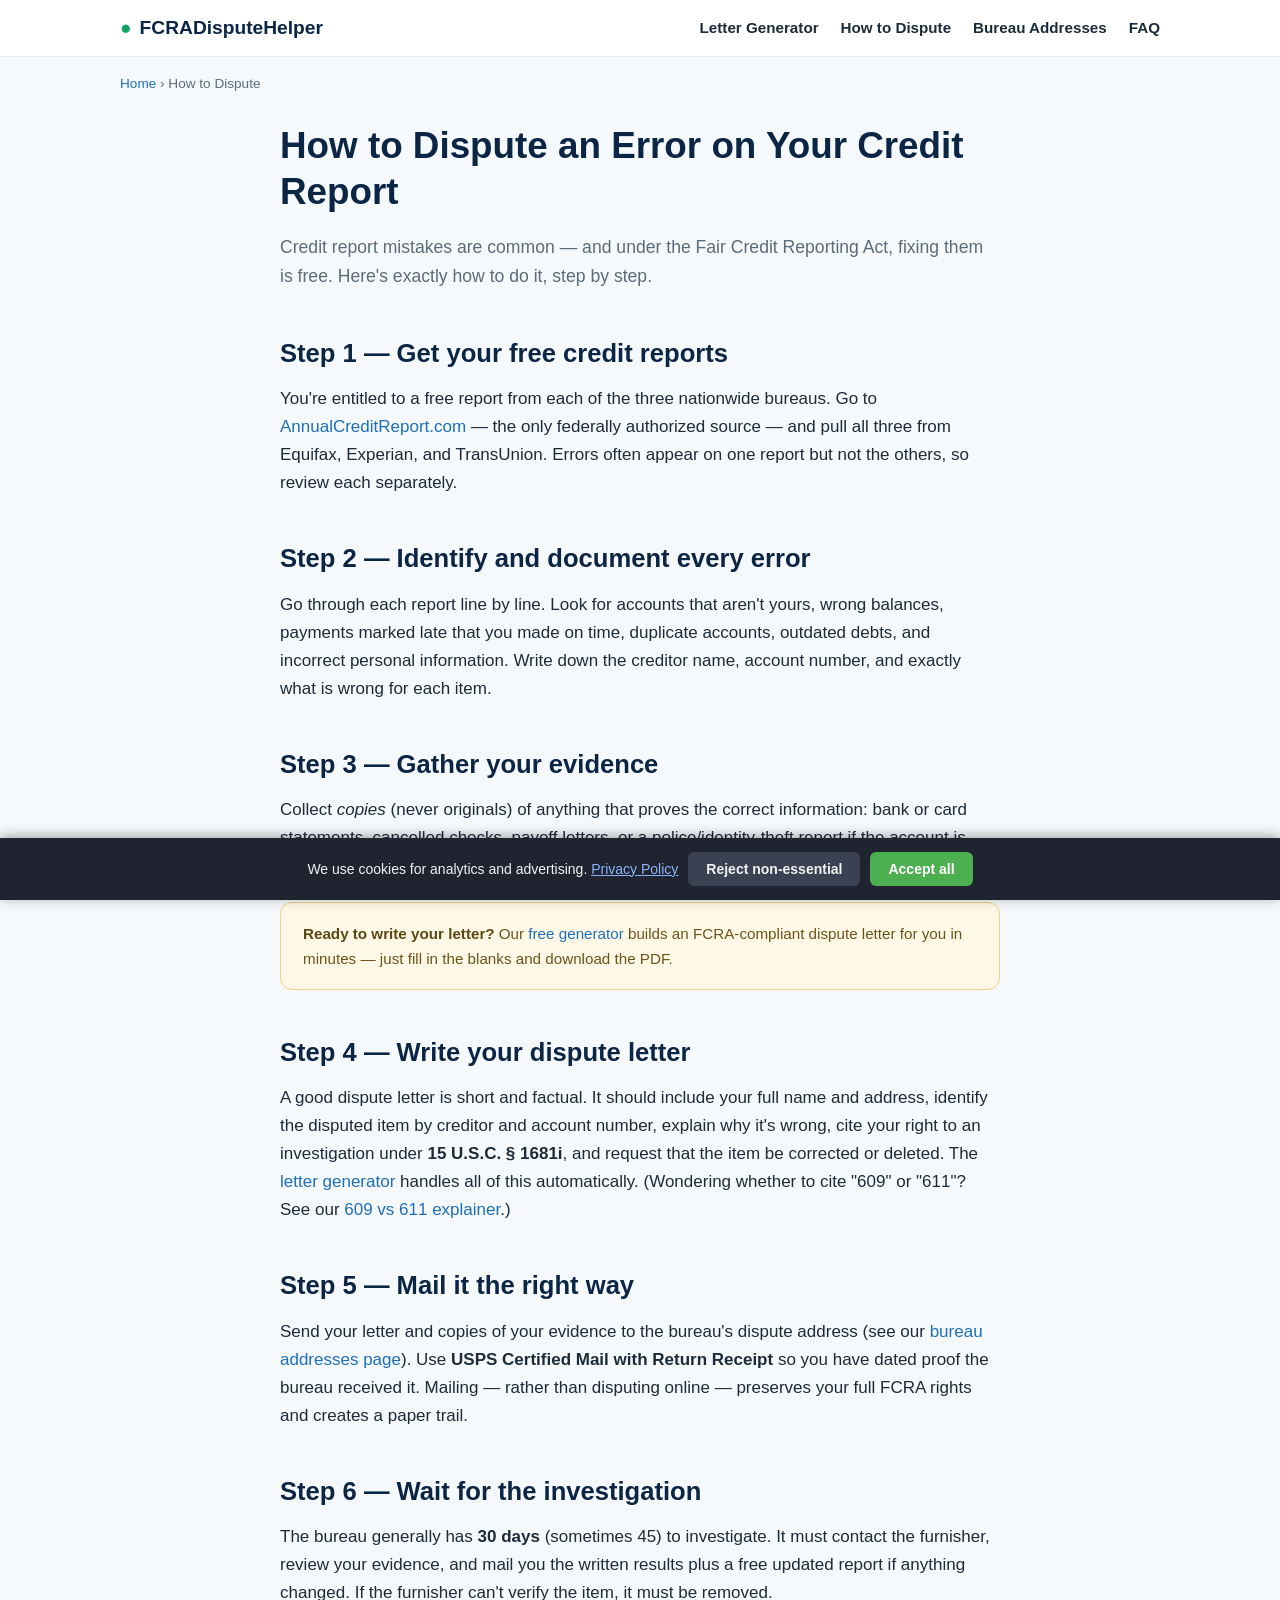
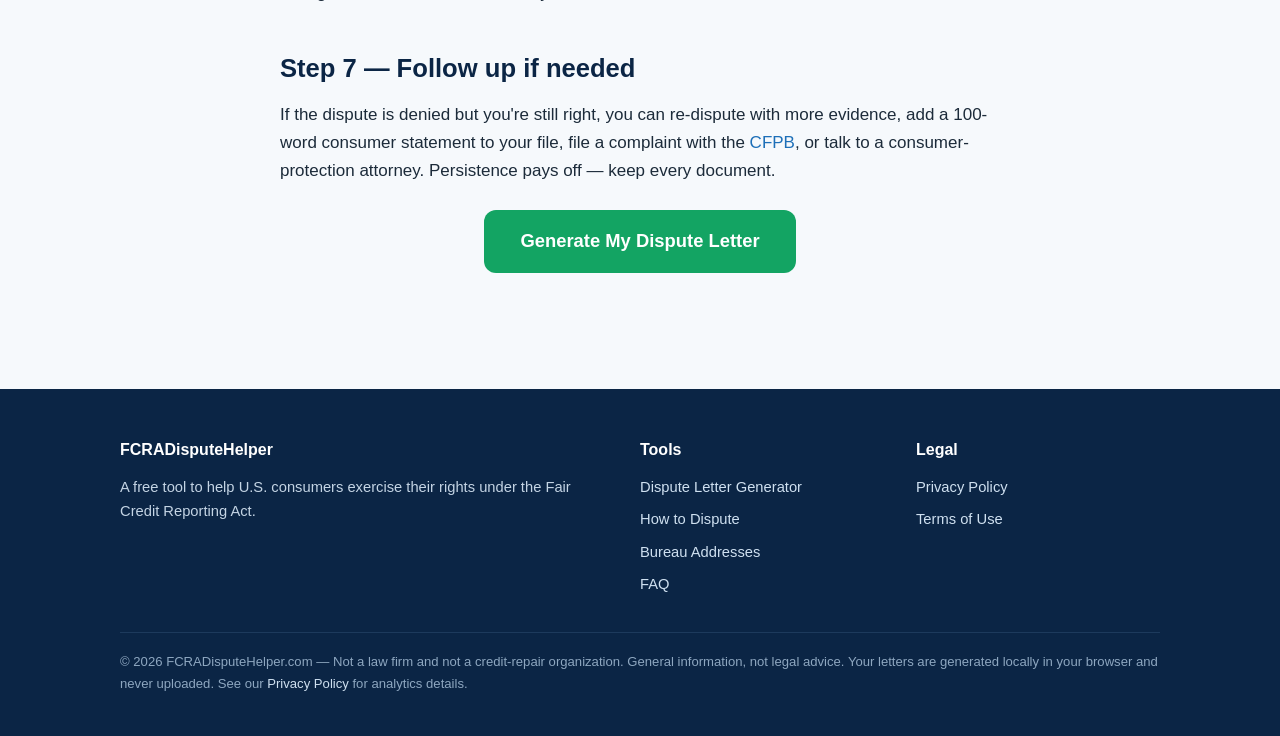
<file: how-to-dispute.html>
<!DOCTYPE html>
<html lang="en">
<head>
<meta charset="UTF-8">
<meta name="viewport" content="width=device-width, initial-scale=1.0">
<title>How to Dispute an Error on Your Credit Report (2026 Step-by-Step Guide) | FCRADisputeHelper</title>
<meta name="description" content="A free step-by-step guide to disputing credit report errors under the FCRA. Learn how to pull your reports, write a dispute letter, mail it, and follow up with Equifax, Experian, and TransUnion.">
<meta name="keywords" content="how to dispute credit report, dispute credit report error, FCRA dispute process, fix credit report mistake, credit bureau dispute steps">
<link rel="canonical" href="https://fcradisputehelper.com/how-to-dispute.html">
<meta property="og:type" content="article">
<meta property="og:title" content="How to Dispute an Error on Your Credit Report">
<meta property="og:url" content="https://fcradisputehelper.com/how-to-dispute.html">
<link rel="icon" href="data:image/svg+xml,%3Csvg xmlns='http://www.w3.org/2000/svg' viewBox='0 0 32 32'%3E%3Crect width='32' height='32' rx='6' fill='%230b2545'/%3E%3Ctext x='16' y='23' font-size='20' text-anchor='middle' fill='%2313a463' font-family='Arial' font-weight='bold'%3EF%3C/text%3E%3C/svg%3E">
<link rel="stylesheet" href="/assets/css/style.css">
<script src="/consent.js" data-privacy-url="/privacy.html"></script>
    <script async src="https://pagead2.googlesyndication.com/pagead/js/adsbygoogle.js?client=ca-pub-8643026289824701" crossorigin="anonymous"></script>
<script type="application/ld+json">
{
  "@context": "https://schema.org",
  "@type": "HowTo",
  "name": "How to Dispute an Error on Your Credit Report",
  "description": "Step-by-step guide to disputing inaccurate information on your credit report under the Fair Credit Reporting Act.",
  "step": [
    {"@type":"HowToStep","name":"Get your credit reports","text":"Request free reports from Equifax, Experian, and TransUnion at AnnualCreditReport.com."},
    {"@type":"HowToStep","name":"Identify the errors","text":"Review each report and mark any inaccurate accounts, balances, dates, or personal details."},
    {"@type":"HowToStep","name":"Gather evidence","text":"Collect copies of statements, receipts, or letters that prove the correct information."},
    {"@type":"HowToStep","name":"Write a dispute letter","text":"Create an FCRA dispute letter that identifies the error and requests an investigation."},
    {"@type":"HowToStep","name":"Mail it certified","text":"Send the letter and copies via USPS Certified Mail with Return Receipt to the bureau."},
    {"@type":"HowToStep","name":"Follow up","text":"The bureau must investigate within about 30 days and send written results."}
  ]
}
</script>
</head>
<body>
<header class="site-header">
  <nav class="nav">
    <a href="/" class="brand"><span class="mark">●</span> FCRADisputeHelper</a>
    <button class="nav-toggle" aria-label="Toggle navigation">☰</button>
    <div class="nav-links" id="nav-links">
      <a href="/generator.html">Letter Generator</a>
      <a href="/how-to-dispute.html">How to Dispute</a>
      <a href="/credit-bureau-addresses.html">Bureau Addresses</a>
      <a href="/faq.html">FAQ</a>
    </div>
  </nav>
</header>

<div class="container"><div class="crumbs"><a href="/">Home</a> › How to Dispute</div></div>

<section class="block" style="padding-top:28px;">
  <div class="container narrow">
    <h1>How to Dispute an Error on Your Credit Report</h1>
    <p style="font-size:1.1rem;color:var(--muted);">Credit report mistakes are common — and under the Fair Credit Reporting Act, fixing them is free. Here's exactly how to do it, step by step.</p>

    <h2>Step 1 — Get your free credit reports</h2>
    <p>You're entitled to a free report from each of the three nationwide bureaus. Go to <a href="https://www.annualcreditreport.com" rel="nofollow noopener" target="_blank">AnnualCreditReport.com</a> — the only federally authorized source — and pull all three from Equifax, Experian, and TransUnion. Errors often appear on one report but not the others, so review each separately.</p>

    <h2>Step 2 — Identify and document every error</h2>
    <p>Go through each report line by line. Look for accounts that aren't yours, wrong balances, payments marked late that you made on time, duplicate accounts, outdated debts, and incorrect personal information. Write down the creditor name, account number, and exactly what is wrong for each item.</p>

    <h2>Step 3 — Gather your evidence</h2>
    <p>Collect <em>copies</em> (never originals) of anything that proves the correct information: bank or card statements, cancelled checks, payoff letters, or a police/identity-theft report if the account is fraudulent. Strong evidence makes the bureau's investigation faster and harder to dismiss.</p>

    <div class="callout" style="margin:22px 0;">
      <strong>Ready to write your letter?</strong> Our <a href="/generator.html">free generator</a> builds an FCRA-compliant dispute letter for you in minutes — just fill in the blanks and download the PDF.
    </div>

    <h2>Step 4 — Write your dispute letter</h2>
    <p>A good dispute letter is short and factual. It should include your full name and address, identify the disputed item by creditor and account number, explain why it's wrong, cite your right to an investigation under <strong>15 U.S.C. § 1681i</strong>, and request that the item be corrected or deleted. The <a href="/generator.html">letter generator</a> handles all of this automatically. (Wondering whether to cite "609" or "611"? See our <a href="/609-vs-611-dispute-letter.html">609 vs 611 explainer</a>.)</p>

    <h2>Step 5 — Mail it the right way</h2>
    <p>Send your letter and copies of your evidence to the bureau's dispute address (see our <a href="/credit-bureau-addresses.html">bureau addresses page</a>). Use <strong>USPS Certified Mail with Return Receipt</strong> so you have dated proof the bureau received it. Mailing — rather than disputing online — preserves your full FCRA rights and creates a paper trail.</p>

    <h2>Step 6 — Wait for the investigation</h2>
    <p>The bureau generally has <strong>30 days</strong> (sometimes 45) to investigate. It must contact the furnisher, review your evidence, and mail you the written results plus a free updated report if anything changed. If the furnisher can't verify the item, it must be removed.</p>

    <h2>Step 7 — Follow up if needed</h2>
    <p>If the dispute is denied but you're still right, you can re-dispute with more evidence, add a 100-word consumer statement to your file, file a complaint with the <a href="https://www.consumerfinance.gov/complaint/" rel="nofollow noopener" target="_blank">CFPB</a>, or talk to a consumer-protection attorney. Persistence pays off — keep every document.</p>

    <div class="cta-row">
      <a href="/generator.html" class="btn btn-lg">Generate My Dispute Letter</a>
    </div>
  </div>
</section>

<footer class="site-footer">
  <div class="container">
    <div class="footer-cols">
      <div><h4>FCRADisputeHelper</h4><p>A free tool to help U.S. consumers exercise their rights under the Fair Credit Reporting Act.</p></div>
      <div><h4>Tools</h4><ul>
        <li><a href="/generator.html">Dispute Letter Generator</a></li>
        <li><a href="/how-to-dispute.html">How to Dispute</a></li>
        <li><a href="/credit-bureau-addresses.html">Bureau Addresses</a></li>
        <li><a href="/faq.html">FAQ</a></li>
      </ul></div>
      <div><h4>Legal</h4><ul>
        <li><a href="/privacy.html">Privacy Policy</a></li>
        <li><a href="/terms.html">Terms of Use</a></li>
      </ul></div>
    </div>
    <div class="footer-bottom"><p>© <span data-year>2026</span> FCRADisputeHelper.com — Not a law firm and not a credit-repair organization. General information, not legal advice. Your letters are generated locally in your browser and never uploaded. See our <a href="/privacy.html">Privacy Policy</a> for analytics details.</p></div>
  </div>
</footer>
<script src="/assets/js/app.js"></script>
</body>
</html>
</file>
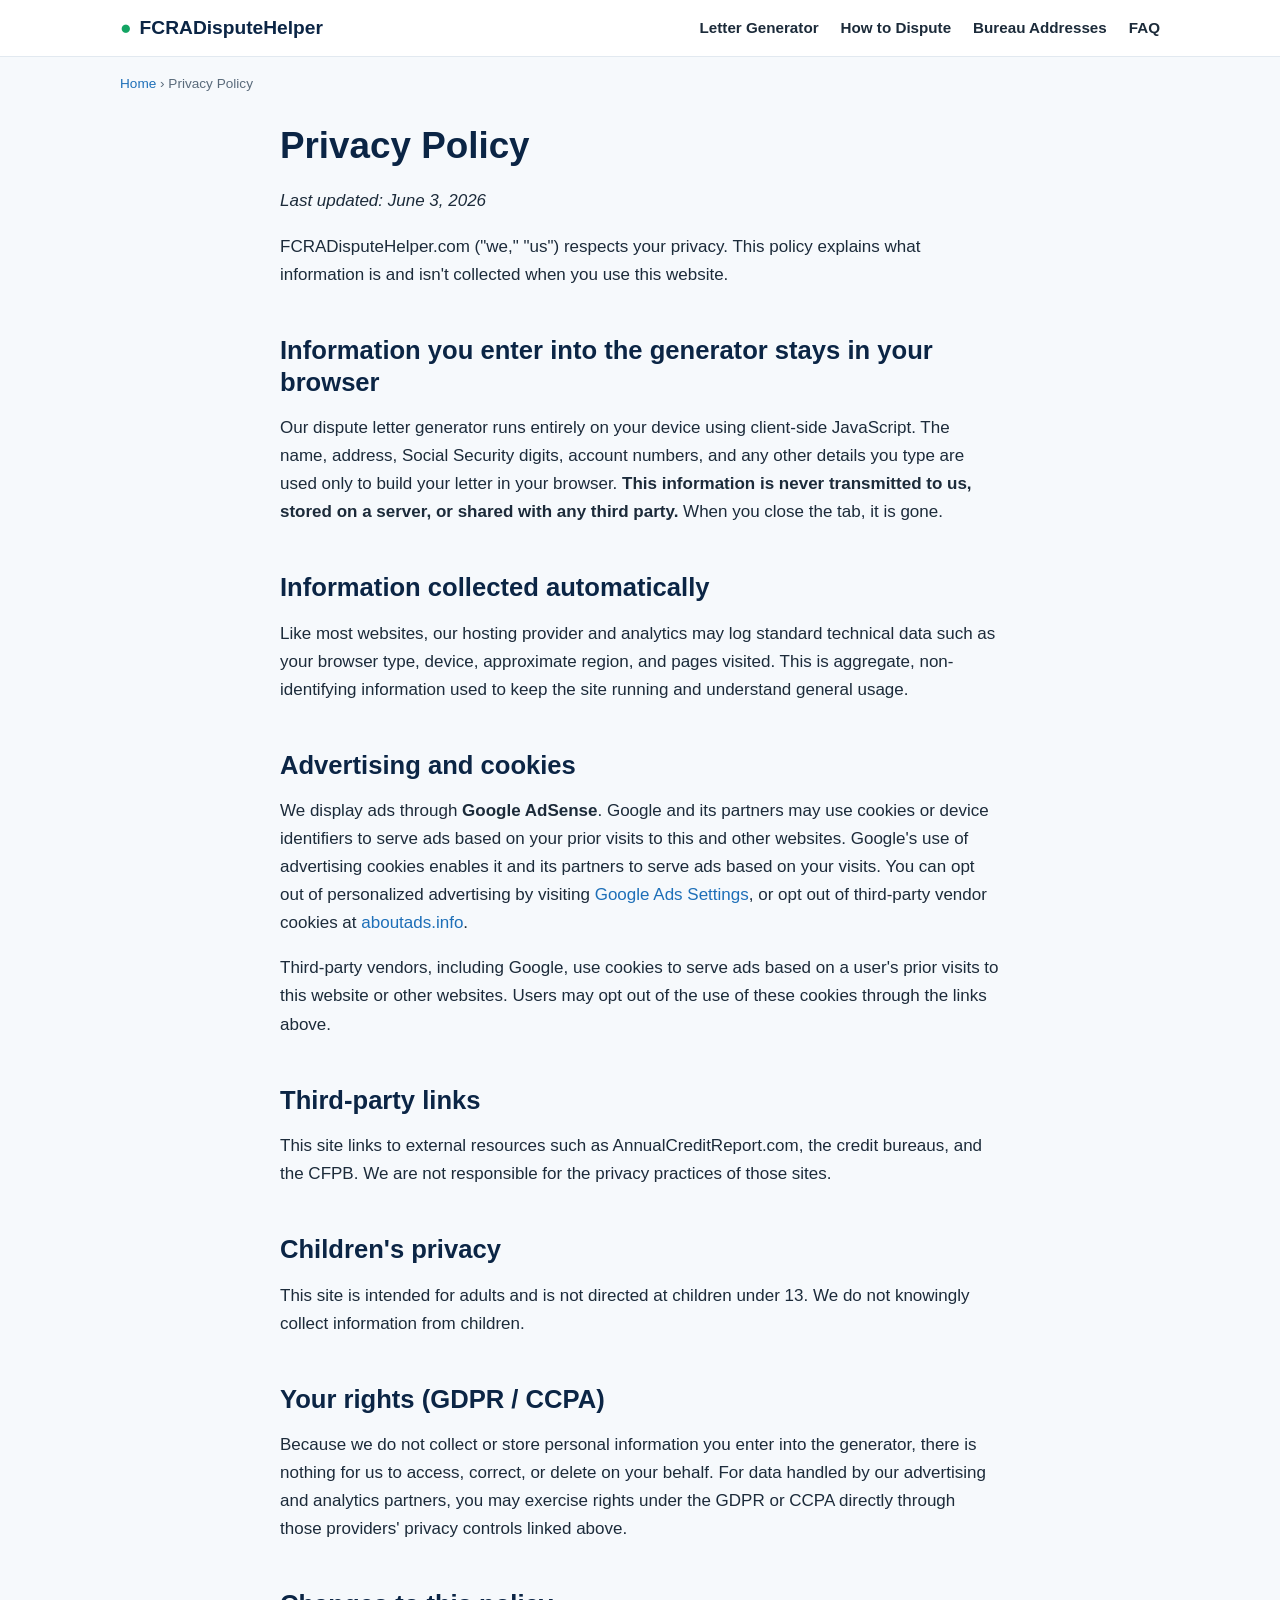
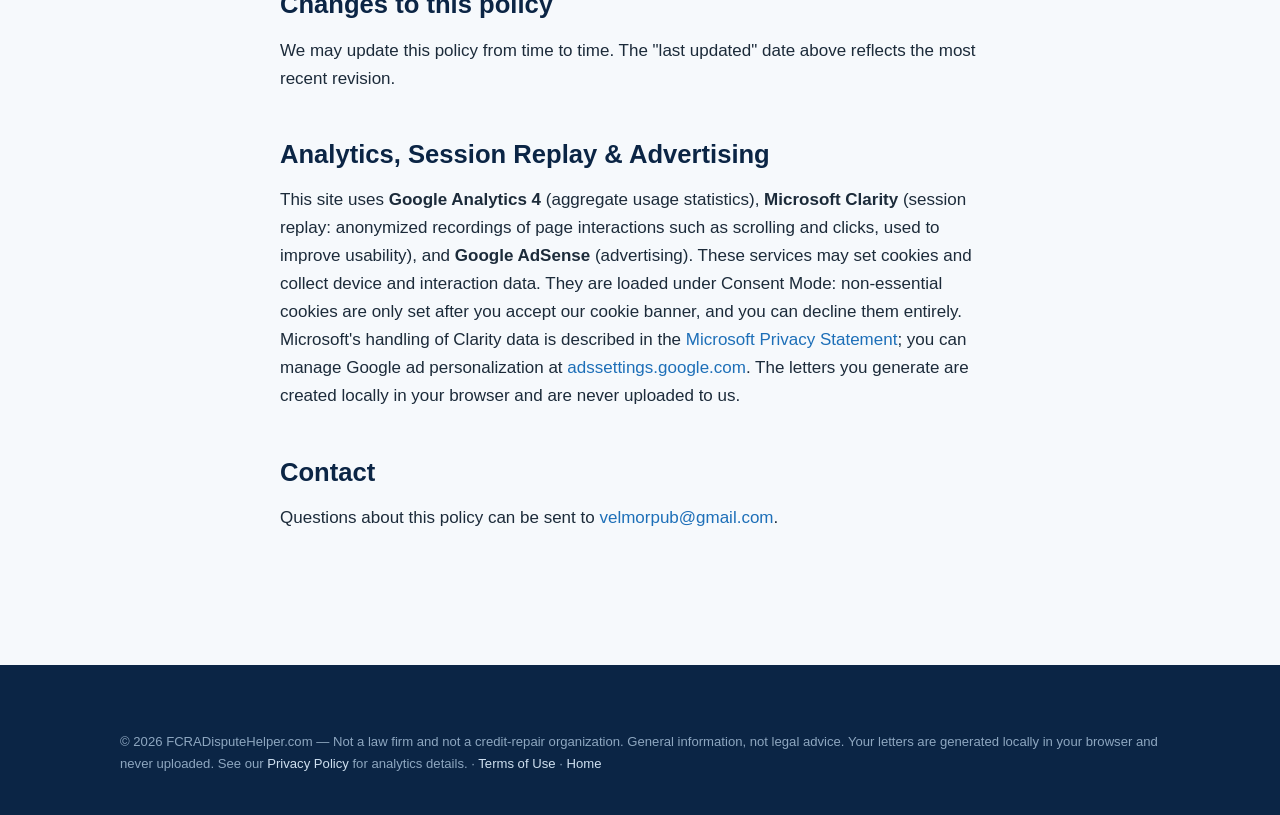
<file: privacy.html>
<!DOCTYPE html>
<html lang="en">
<head>
<meta charset="UTF-8">
<meta name="viewport" content="width=device-width, initial-scale=1.0">
<title>Privacy Policy | FCRADisputeHelper</title>
<meta name="description" content="FCRADisputeHelper privacy policy. Learn what data we do and do not collect, how the letter generator keeps your information in your browser, and how advertising cookies work.">
<link rel="canonical" href="https://fcradisputehelper.com/privacy.html">
<meta name="robots" content="index, follow">
<link rel="icon" href="data:image/svg+xml,%3Csvg xmlns='http://www.w3.org/2000/svg' viewBox='0 0 32 32'%3E%3Crect width='32' height='32' rx='6' fill='%230b2545'/%3E%3Ctext x='16' y='23' font-size='20' text-anchor='middle' fill='%2313a463' font-family='Arial' font-weight='bold'%3EF%3C/text%3E%3C/svg%3E">
<link rel="stylesheet" href="/assets/css/style.css">
</head>
<body>
<header class="site-header">
  <nav class="nav">
    <a href="/" class="brand"><span class="mark">●</span> FCRADisputeHelper</a>
    <button class="nav-toggle" aria-label="Toggle navigation">☰</button>
    <div class="nav-links" id="nav-links">
      <a href="/generator.html">Letter Generator</a>
      <a href="/how-to-dispute.html">How to Dispute</a>
      <a href="/credit-bureau-addresses.html">Bureau Addresses</a>
      <a href="/faq.html">FAQ</a>
    </div>
  </nav>
</header>

<div class="container"><div class="crumbs"><a href="/">Home</a> › Privacy Policy</div></div>

<section class="block" style="padding-top:28px;">
  <div class="container narrow">
    <h1>Privacy Policy</h1>
    <p><em>Last updated: June 3, 2026</em></p>

    <p>FCRADisputeHelper.com ("we," "us") respects your privacy. This policy explains what information is and isn't collected when you use this website.</p>

    <h2>Information you enter into the generator stays in your browser</h2>
    <p>Our dispute letter generator runs entirely on your device using client-side JavaScript. The name, address, Social Security digits, account numbers, and any other details you type are used only to build your letter in your browser. <strong>This information is never transmitted to us, stored on a server, or shared with any third party.</strong> When you close the tab, it is gone.</p>

    <h2>Information collected automatically</h2>
    <p>Like most websites, our hosting provider and analytics may log standard technical data such as your browser type, device, approximate region, and pages visited. This is aggregate, non-identifying information used to keep the site running and understand general usage.</p>

    <h2>Advertising and cookies</h2>
    <p>We display ads through <strong>Google AdSense</strong>. Google and its partners may use cookies or device identifiers to serve ads based on your prior visits to this and other websites. Google's use of advertising cookies enables it and its partners to serve ads based on your visits. You can opt out of personalized advertising by visiting <a href="https://www.google.com/settings/ads" rel="nofollow noopener" target="_blank">Google Ads Settings</a>, or opt out of third-party vendor cookies at <a href="https://www.aboutads.info" rel="nofollow noopener" target="_blank">aboutads.info</a>.</p>
    <p>Third-party vendors, including Google, use cookies to serve ads based on a user's prior visits to this website or other websites. Users may opt out of the use of these cookies through the links above.</p>

    <h2>Third-party links</h2>
    <p>This site links to external resources such as AnnualCreditReport.com, the credit bureaus, and the CFPB. We are not responsible for the privacy practices of those sites.</p>

    <h2>Children's privacy</h2>
    <p>This site is intended for adults and is not directed at children under 13. We do not knowingly collect information from children.</p>

    <h2>Your rights (GDPR / CCPA)</h2>
    <p>Because we do not collect or store personal information you enter into the generator, there is nothing for us to access, correct, or delete on your behalf. For data handled by our advertising and analytics partners, you may exercise rights under the GDPR or CCPA directly through those providers' privacy controls linked above.</p>

    <h2>Changes to this policy</h2>
    <p>We may update this policy from time to time. The "last updated" date above reflects the most recent revision.</p>

    
    <h2>Analytics, Session Replay &amp; Advertising</h2>
    <p>This site uses <strong>Google Analytics 4</strong> (aggregate usage statistics), <strong>Microsoft Clarity</strong> (session replay: anonymized recordings of page interactions such as scrolling and clicks, used to improve usability), and <strong>Google AdSense</strong> (advertising). These services may set cookies and collect device and interaction data. They are loaded under Consent Mode: non-essential cookies are only set after you accept our cookie banner, and you can decline them entirely. Microsoft's handling of Clarity data is described in the <a href="https://privacy.microsoft.com/privacystatement" rel="noopener">Microsoft Privacy Statement</a>; you can manage Google ad personalization at <a href="https://adssettings.google.com" rel="noopener">adssettings.google.com</a>. The letters you generate are created locally in your browser and are never uploaded to us.</p>

    <h2>Contact</h2>
    <p>Questions about this policy can be sent to <a href="mailto:velmorpub@gmail.com">velmorpub@gmail.com</a>.</p>
  </div>
</section>

<footer class="site-footer">
  <div class="container">
    <div class="footer-bottom" style="border:0;"><p>© <span data-year>2026</span> FCRADisputeHelper.com — Not a law firm and not a credit-repair organization. General information, not legal advice. Your letters are generated locally in your browser and never uploaded. See our <a href="/privacy.html">Privacy Policy</a> for analytics details. · <a href="/terms.html">Terms of Use</a> · <a href="/">Home</a></p></div>
  </div>
</footer>
<script src="/assets/js/app.js"></script>
</body>
</html>
</file>
<file: assets/css/style.css>
/* FCRADisputeHelper.com — global styles */
:root {
  --navy: #0b2545;
  --blue: #1d6fb8;
  --blue-dark: #155a96;
  --accent: #13a463;
  --accent-dark: #0f8351;
  --bg: #f6f9fc;
  --card: #ffffff;
  --text: #1c2b3a;
  --muted: #5a6b7b;
  --border: #e2e9f0;
  --warn-bg: #fff8e6;
  --warn-border: #f0d488;
  --radius: 12px;
  --shadow: 0 2px 14px rgba(11, 37, 69, 0.07);
  --maxw: 1080px;
}

* { box-sizing: border-box; }
html { scroll-behavior: smooth; }
body {
  margin: 0;
  font-family: -apple-system, BlinkMacSystemFont, "Segoe UI", Roboto, Helvetica, Arial, sans-serif;
  color: var(--text);
  background: var(--bg);
  line-height: 1.65;
  font-size: 17px;
}
h1, h2, h3 { line-height: 1.25; color: var(--navy); }
h1 { font-size: 2.3rem; margin: 0 0 .5em; }
h2 { font-size: 1.6rem; margin: 1.8em 0 .6em; }
h3 { font-size: 1.2rem; margin: 1.4em 0 .4em; }
p { margin: 0 0 1em; }
a { color: var(--blue); text-decoration: none; }
a:hover { text-decoration: underline; }
img { max-width: 100%; }

.container { max-width: var(--maxw); margin: 0 auto; padding: 0 20px; }
.narrow { max-width: 760px; }

/* Header / nav */
.site-header {
  background: var(--card);
  border-bottom: 1px solid var(--border);
  position: sticky;
  top: 0;
  z-index: 50;
}
.nav {
  display: flex;
  align-items: center;
  justify-content: space-between;
  max-width: var(--maxw);
  margin: 0 auto;
  padding: 12px 20px;
}
.brand { font-weight: 800; font-size: 1.2rem; color: var(--navy); display: flex; align-items: center; gap: 8px; }
.brand:hover { text-decoration: none; }
.brand .mark { color: var(--accent); }
.nav-links { display: flex; gap: 22px; align-items: center; }
.nav-links a { color: var(--text); font-weight: 600; font-size: .95rem; }
.nav-toggle { display: none; background: none; border: 0; font-size: 1.6rem; cursor: pointer; color: var(--navy); }

/* Buttons */
.btn {
  display: inline-block;
  background: var(--accent);
  color: #fff;
  font-weight: 700;
  padding: 14px 28px;
  border-radius: var(--radius);
  border: 0;
  cursor: pointer;
  font-size: 1.05rem;
  transition: background .15s ease, transform .1s ease;
}
.btn:hover { background: var(--accent-dark); text-decoration: none; color: #fff; transform: translateY(-1px); }
.btn-secondary { background: var(--blue); }
.btn-secondary:hover { background: var(--blue-dark); }
.btn-lg { padding: 16px 36px; font-size: 1.15rem; }
.btn-block { display: block; width: 100%; text-align: center; }

/* Hero */
.hero {
  background: linear-gradient(135deg, var(--navy) 0%, #143a63 100%);
  color: #fff;
  padding: 70px 0 80px;
  text-align: center;
}
.hero h1 { color: #fff; max-width: 760px; margin: 0 auto .4em; }
.hero p.lead { font-size: 1.25rem; color: #cfe0f0; max-width: 640px; margin: 0 auto 1.8em; }
.hero .trust { margin-top: 18px; font-size: .9rem; color: #aac4dd; }

/* Sections */
section.block { padding: 56px 0; }
section.block.alt { background: var(--card); border-top: 1px solid var(--border); border-bottom: 1px solid var(--border); }
.section-title { text-align: center; margin-bottom: .3em; }
.section-sub { text-align: center; color: var(--muted); max-width: 620px; margin: 0 auto 2.2em; }

/* Steps */
.steps { display: grid; grid-template-columns: repeat(3, 1fr); gap: 22px; }
.step {
  background: var(--card);
  border: 1px solid var(--border);
  border-radius: var(--radius);
  padding: 28px 24px;
  text-align: center;
  box-shadow: var(--shadow);
}
.step .num {
  display: inline-flex; align-items: center; justify-content: center;
  width: 46px; height: 46px; border-radius: 50%;
  background: var(--blue); color: #fff; font-weight: 800; font-size: 1.2rem;
  margin-bottom: 12px;
}
.step h3 { margin-top: 0; }

/* Cards / grid */
.grid-2 { display: grid; grid-template-columns: 1fr 1fr; gap: 22px; }
.grid-3 { display: grid; grid-template-columns: repeat(3, 1fr); gap: 22px; }
.card {
  background: var(--card);
  border: 1px solid var(--border);
  border-radius: var(--radius);
  padding: 24px;
  box-shadow: var(--shadow);
}

/* Error list */
.errlist { list-style: none; padding: 0; margin: 0; columns: 2; column-gap: 36px; }
.errlist li { padding: 8px 0 8px 30px; position: relative; break-inside: avoid; }
.errlist li::before { content: "✓"; position: absolute; left: 0; color: var(--accent); font-weight: 800; }

/* Callout / disclaimer */
.callout {
  background: var(--warn-bg);
  border: 1px solid var(--warn-border);
  border-radius: var(--radius);
  padding: 18px 22px;
  font-size: .95rem;
  color: #6b5418;
}
.callout strong { color: #5a4711; }

/* Generator form */
.gen-layout { display: grid; grid-template-columns: 1fr; gap: 28px; }
.form-grid { display: grid; grid-template-columns: 1fr 1fr; gap: 16px; }
.field { display: flex; flex-direction: column; margin-bottom: 4px; }
.field.full { grid-column: 1 / -1; }
.field label { font-weight: 600; font-size: .92rem; margin-bottom: 6px; color: var(--navy); }
.field input, .field select, .field textarea {
  font: inherit;
  padding: 11px 13px;
  border: 1px solid var(--border);
  border-radius: 8px;
  background: #fff;
  color: var(--text);
}
.field input:focus, .field select:focus, .field textarea:focus {
  outline: none; border-color: var(--blue); box-shadow: 0 0 0 3px rgba(29,111,184,.15);
}
.field textarea { resize: vertical; min-height: 90px; }
.field .hint { font-size: .8rem; color: var(--muted); margin-top: 4px; }
fieldset { border: 1px solid var(--border); border-radius: var(--radius); padding: 20px 22px 8px; margin: 0 0 22px; }
fieldset legend { font-weight: 700; color: var(--navy); padding: 0 8px; }

/* Bureau picker */
.bureau-options { display: grid; grid-template-columns: repeat(3,1fr); gap: 12px; }
.bureau-options label {
  border: 2px solid var(--border); border-radius: 10px; padding: 14px; text-align: center;
  cursor: pointer; font-weight: 600; transition: border-color .15s, background .15s;
}
.bureau-options input { display: none; }
.bureau-options input:checked + span { color: var(--blue-dark); }
.bureau-options label:has(input:checked) { border-color: var(--blue); background: #eef5fb; }

/* Letter preview */
.preview {
  background: #fff; border: 1px solid var(--border); border-radius: var(--radius);
  padding: 38px 42px; font-family: "Georgia", "Times New Roman", serif; font-size: 15px;
  line-height: 1.7; white-space: pre-wrap; min-height: 200px; box-shadow: var(--shadow);
}
.preview:empty::before { content: "Fill out the form and your letter will appear here."; color: var(--muted); font-style: italic; }

/* FAQ */
.faq details { background: var(--card); border: 1px solid var(--border); border-radius: 10px; margin-bottom: 12px; padding: 4px 20px; }
.faq summary { font-weight: 700; cursor: pointer; padding: 14px 0; color: var(--navy); }
.faq details[open] summary { border-bottom: 1px solid var(--border); margin-bottom: 10px; }

/* Ad slots */
.ad-slot { margin: 32px auto; text-align: center; max-width: var(--maxw); padding: 0 20px; }
.ad-slot small { display: block; color: #aab6c2; font-size: .7rem; letter-spacing: .08em; text-transform: uppercase; margin-bottom: 4px; }

/* Footer */
.site-footer { background: var(--navy); color: #c4d4e4; padding: 48px 0 28px; margin-top: 60px; font-size: .92rem; }
.site-footer a { color: #cfe0f0; }
.footer-cols { display: grid; grid-template-columns: 2fr 1fr 1fr; gap: 32px; margin-bottom: 28px; }
.footer-cols h4 { color: #fff; margin: 0 0 12px; font-size: 1rem; }
.footer-cols ul { list-style: none; padding: 0; margin: 0; }
.footer-cols li { margin-bottom: 8px; }
.footer-bottom { border-top: 1px solid #1d3a5c; padding-top: 18px; color: #8ea7c0; font-size: .82rem; }

/* Breadcrumb */
.crumbs { font-size: .85rem; color: var(--muted); padding: 16px 0 0; }
.crumbs a { color: var(--blue); }

/* Utility */
.text-center { text-align: center; }
.mt-2 { margin-top: 2rem; }
.mb-0 { margin-bottom: 0; }
.cta-row { display: flex; gap: 14px; justify-content: center; flex-wrap: wrap; margin-top: 1.5em; }

/* Responsive */
@media (max-width: 860px) {
  body { font-size: 16px; }
  h1 { font-size: 1.8rem; }
  .hero { padding: 48px 0 56px; }
  .steps, .grid-2, .grid-3, .form-grid, .bureau-options { grid-template-columns: 1fr; }
  .errlist { columns: 1; }
  .footer-cols { grid-template-columns: 1fr; }
  .nav-links {
    display: none; position: absolute; top: 100%; left: 0; right: 0;
    background: var(--card); flex-direction: column; gap: 0; padding: 8px 0;
    border-bottom: 1px solid var(--border);
  }
  .nav-links.open { display: flex; }
  .nav-links a { padding: 12px 20px; width: 100%; }
  .nav-toggle { display: block; }
  .preview { padding: 24px; }
}
</file>
